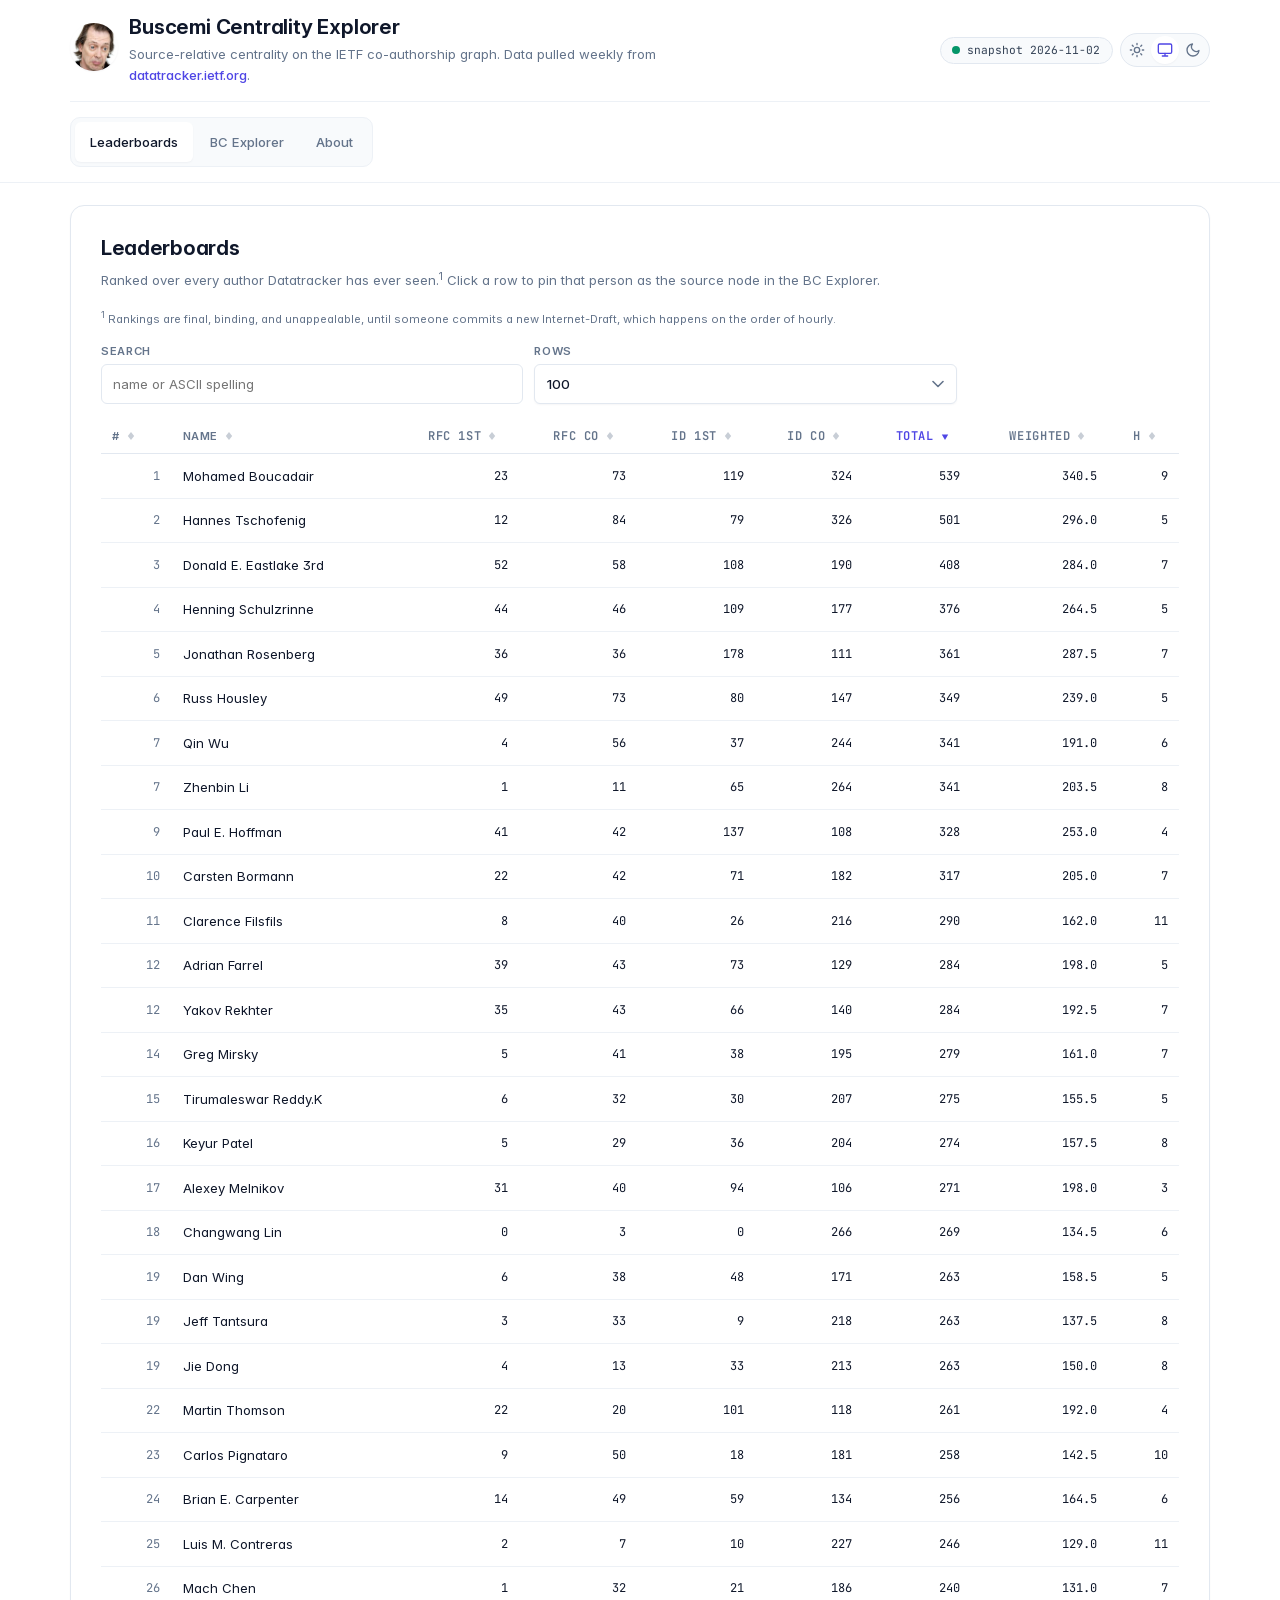
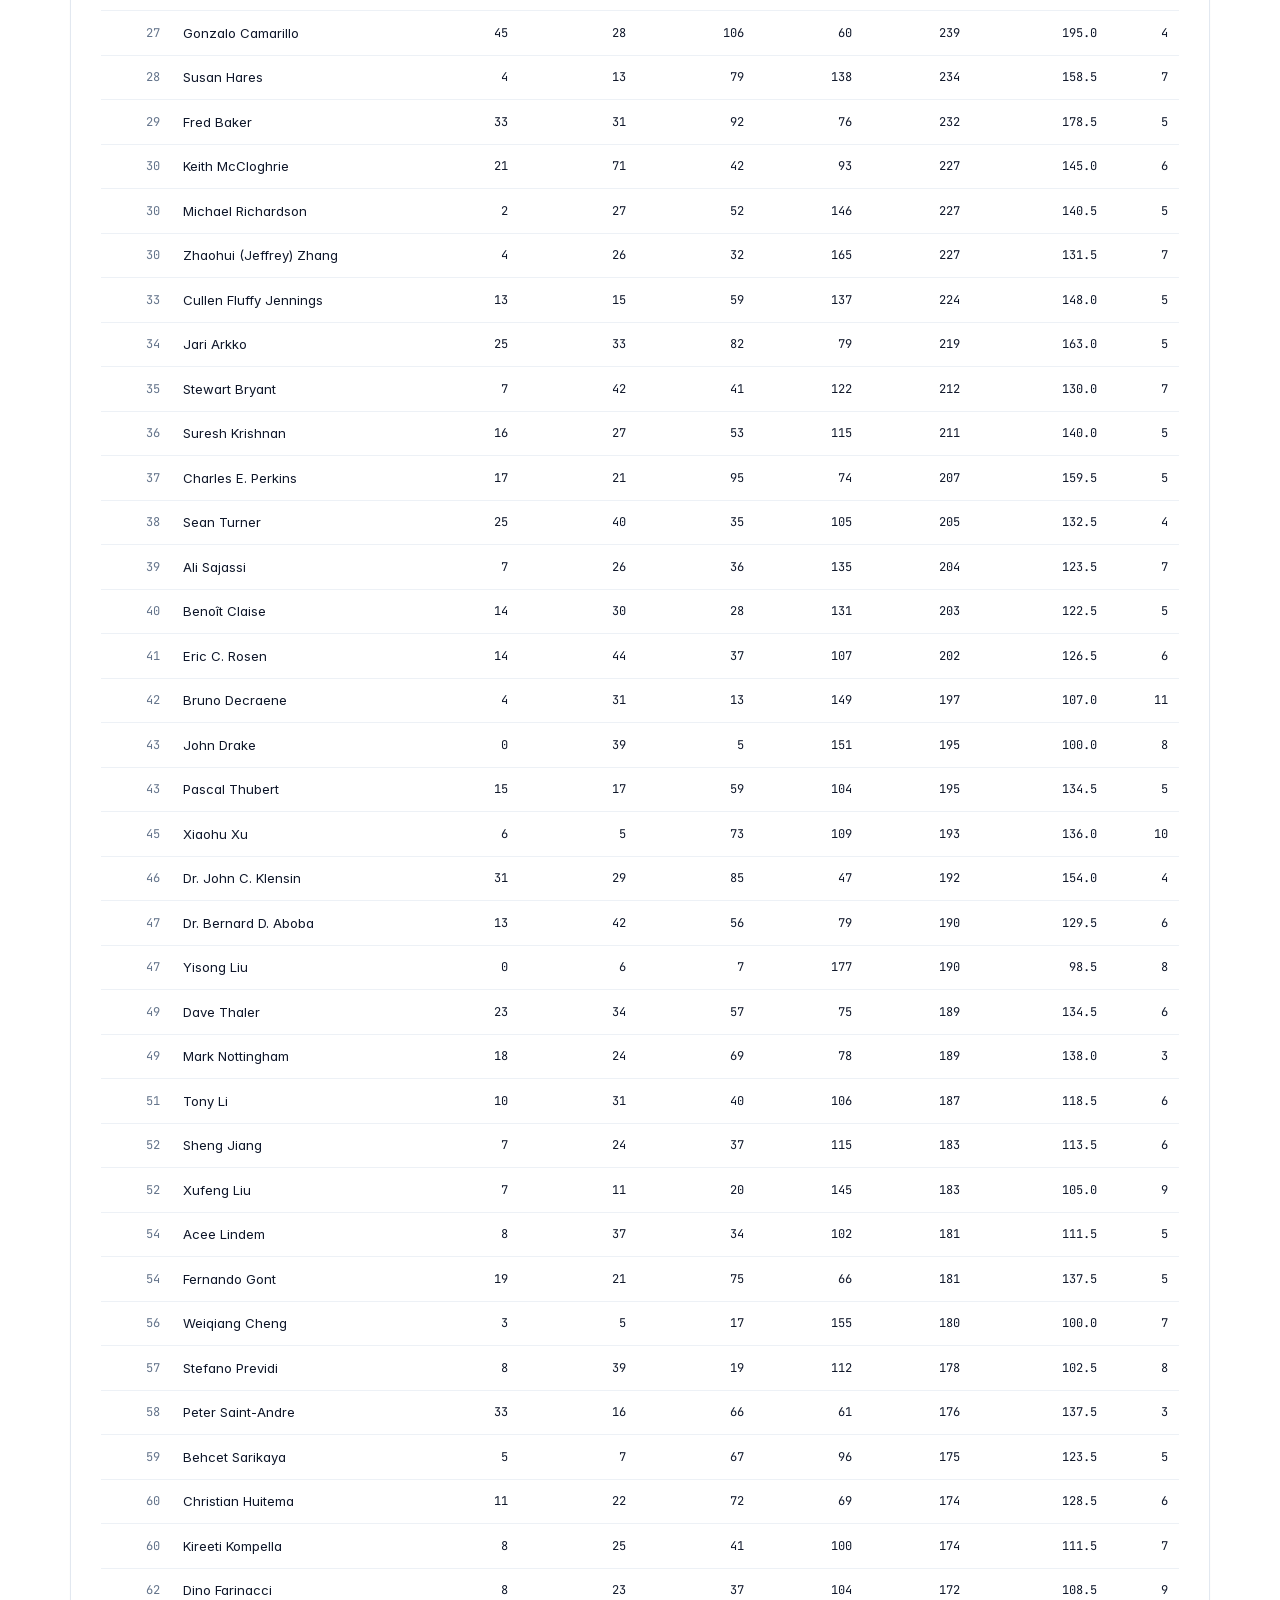
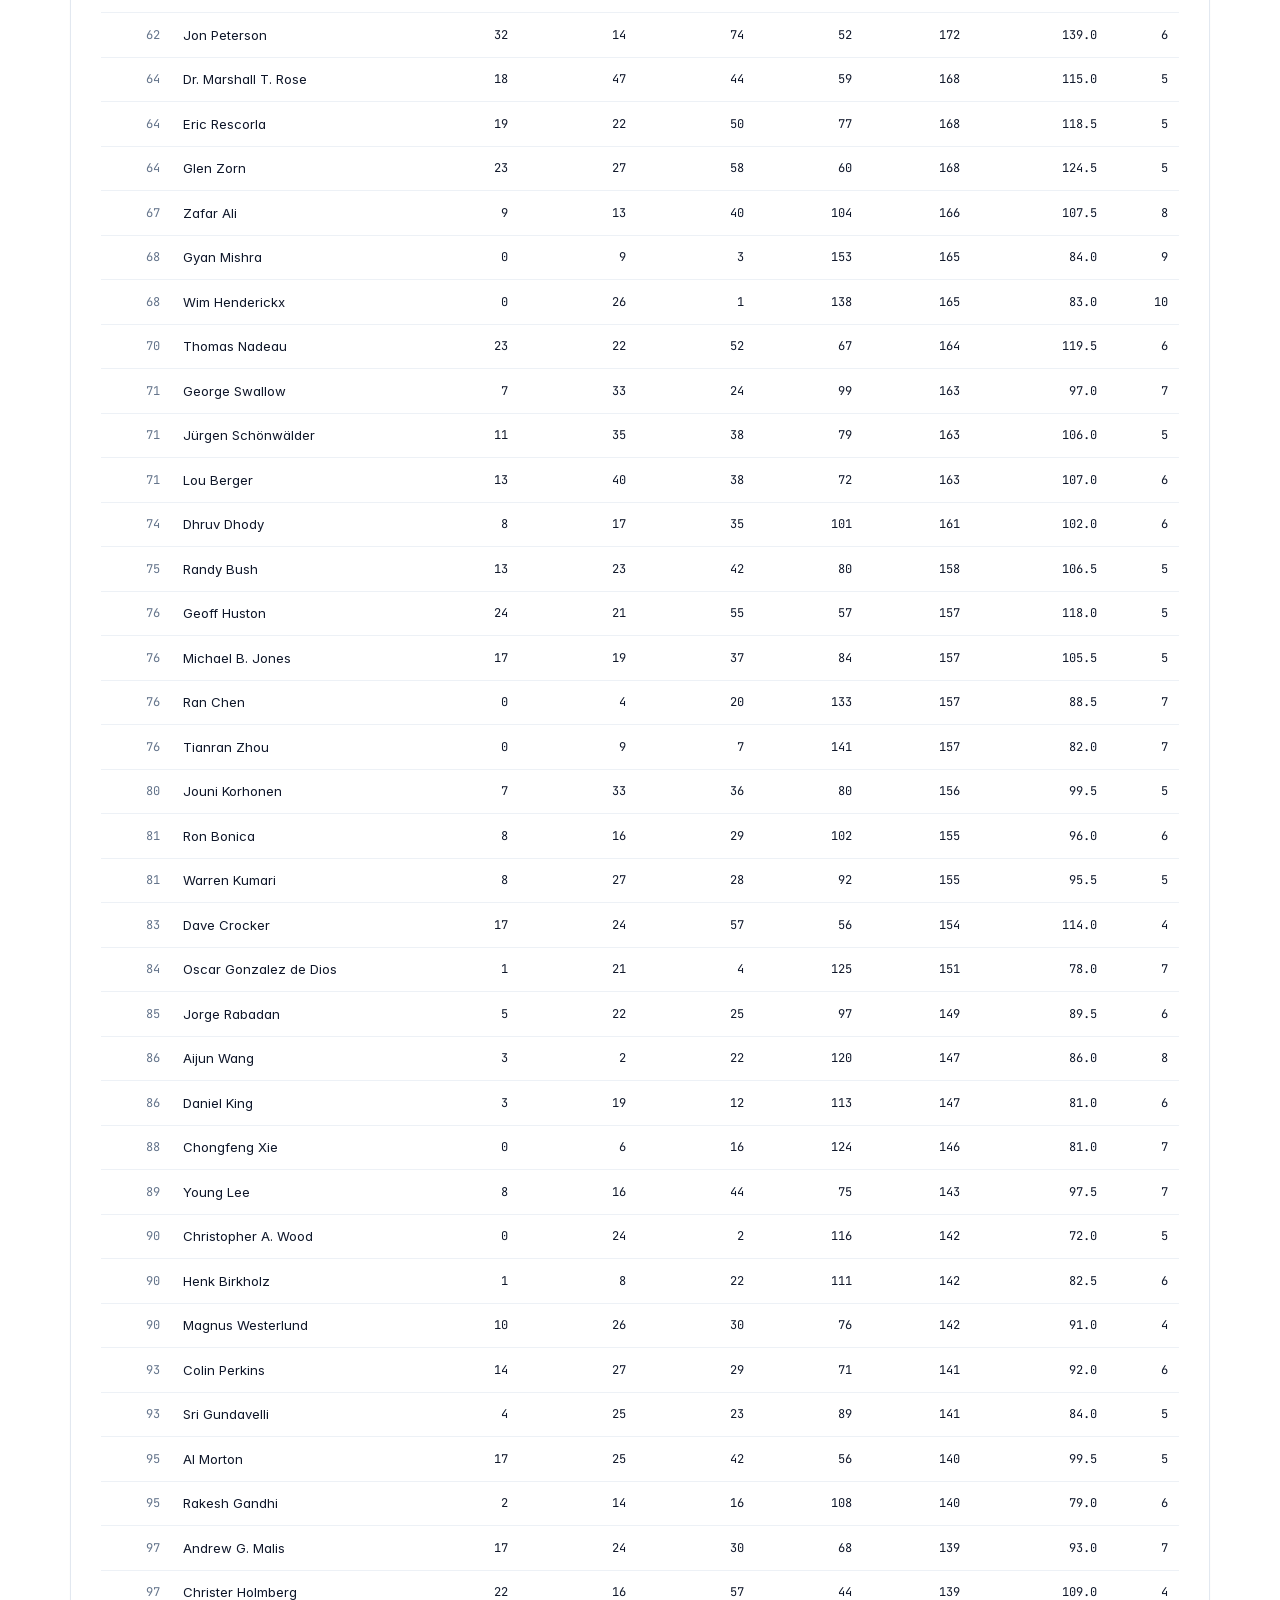
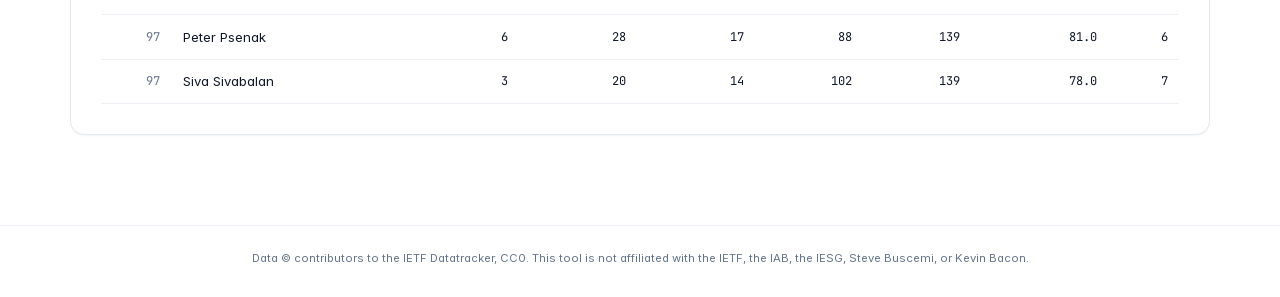
<file: docs/index.html>
<!doctype html>
<html lang="en">
<head>
  <meta charset="utf-8" />
  <meta name="viewport" content="width=device-width, initial-scale=1, viewport-fit=cover" />
  <meta name="color-scheme" content="light dark" />
  <meta name="theme-color" content="#0a0a0a" media="(prefers-color-scheme: dark)" />
  <meta name="theme-color" content="#fbfaf5" media="(prefers-color-scheme: light)" />

  <title>Buscemi Centrality Explorer: IETF edition</title>
  <meta name="description" content="Interactive explorer for Buscemi centrality on the IETF co-authorship graph. Rank Internet-Draft and RFC authors, then compute source-relative centrality with live-tunable quality, cost, and neighbourhood parameters." />
  <meta name="keywords" content="Buscemi centrality, IETF, RFC, Internet-Draft, graph theory, SIGBOVIK, source-relative centrality, co-authorship, Erdős number, Bacon number, datatracker" />
  <meta name="author" content="T. H. Underpoot and Zeech Flugelhorn" />
  <meta name="robots" content="index, follow, max-image-preview:large" />

  <link rel="canonical" href="/" id="canonical-link" />

  <!-- Open Graph -->
  <meta property="og:type" content="website" />
  <meta property="og:title" content="Buscemi Centrality Explorer" />
  <meta property="og:description" content="Source-relative centrality on the IETF co-authorship graph. Rank RFC and Internet-Draft authors; compute Buscemi centrality relative to anyone who has ever authored an I-D." />
  <meta property="og:image" content="assets/buscemi.jpg" />
  <meta property="og:image:alt" content="Portrait of Steve Buscemi." />
  <meta property="og:locale" content="en" />

  <!-- Twitter -->
  <meta name="twitter:card" content="summary_large_image" />
  <meta name="twitter:title" content="Buscemi Centrality Explorer" />
  <meta name="twitter:description" content="Source-relative centrality on the IETF co-authorship graph." />
  <meta name="twitter:image" content="assets/buscemi.jpg" />
  <meta name="twitter:image:alt" content="Portrait of Steve Buscemi." />

  <link rel="icon" href="assets/favicon.svg" type="image/svg+xml" />
  <link rel="alternate icon" href="assets/favicon.svg" />
  <link rel="apple-touch-icon" href="assets/buscemi.jpg" />

  <link rel="preload" href="assets/fonts/InterVariable.woff2" as="font" type="font/woff2" crossorigin />
  <link rel="preload" href="assets/fonts/JetBrainsMono-VariableFont_wght.woff2" as="font" type="font/woff2" crossorigin />

  <script>
    // Apply the persisted colour theme before paint to avoid a flash.
    (function () {
      try {
        var t = localStorage.getItem("bc-theme");
        if (t === "light" || t === "dark") document.documentElement.setAttribute("data-theme", t);
      } catch (_) { /* private mode, etc. */ }
    })();
  </script>

  <link rel="stylesheet" href="vendor/katex/katex.min.css" />
  <link rel="stylesheet" href="style.css" />

  <script type="application/ld+json">
  {
    "@context": "https://schema.org",
    "@type": "WebApplication",
    "name": "Buscemi Centrality Explorer",
    "description": "Interactive web tool that computes Buscemi centrality on the IETF co-authorship graph using live data from datatracker.ietf.org.",
    "applicationCategory": "ResearchApplication",
    "operatingSystem": "Any",
    "browserRequirements": "Requires JavaScript and a modern browser with IndexedDB and ES modules.",
    "offers": { "@type": "Offer", "price": "0", "priceCurrency": "USD" },
    "author": [
      { "@type": "Person", "name": "T. H. Underpoot" },
      { "@type": "Person", "name": "Zeech Flugelhorn" }
    ],
    "isBasedOn": {
      "@type": "ScholarlyArticle",
      "name": "Buscemi Centrality: Source-Relative Centrality in Heterogeneous Affiliation Graphs",
      "isPartOf": "SIGBOVIK 2026"
    }
  }
  </script>
</head>
<body>
  <a class="skip-link" href="#main">Skip to main content</a>

  <header class="site-header" role="banner">
    <div class="wrap">
      <div class="brand">
        <picture>
          <img class="brand-avatar" id="brand-avatar"
               src="assets/buscemi.jpg"
               alt="Portrait of Steve Buscemi."
               width="72" height="72"
               loading="eager"
               decoding="async"
               onerror="this.outerHTML='<span class=&quot;brand-avatar-fallback&quot; role=&quot;img&quot; aria-label=&quot;Steve Buscemi placeholder.&quot;>SB</span>'" />
        </picture>
        <div class="brand-text">
          <h1>Buscemi Centrality Explorer</h1>
          <p class="tagline">
            Source-relative centrality on the IETF co-authorship graph. Data pulled weekly
            from <a href="https://datatracker.ietf.org/api/" rel="noopener">datatracker.ietf.org</a>.
          </p>
        </div>
        <div class="brand-chrome">
          <div class="brand-status" id="status-chip" aria-live="polite" aria-atomic="true" data-state="loading">
            <span class="dot" aria-hidden="true"></span>
            <span class="text" id="status-text">loading...</span>
          </div>
          <div class="theme-toggle" role="radiogroup" aria-label="Colour theme">
            <button type="button" data-theme-set="light"  aria-label="Light theme"  title="Light"  aria-pressed="false">
              <svg viewBox="0 0 24 24" width="16" height="16" fill="none" stroke="currentColor" stroke-width="2" stroke-linecap="round" stroke-linejoin="round" aria-hidden="true"><circle cx="12" cy="12" r="4"/><path d="M12 2v2M12 20v2M4.93 4.93l1.41 1.41M17.66 17.66l1.41 1.41M2 12h2M20 12h2M4.93 19.07l1.41-1.41M17.66 6.34l1.41-1.41"/></svg>
            </button>
            <button type="button" data-theme-set="system" aria-label="System theme" title="System" aria-pressed="true">
              <svg viewBox="0 0 24 24" width="16" height="16" fill="none" stroke="currentColor" stroke-width="2" stroke-linecap="round" stroke-linejoin="round" aria-hidden="true"><rect x="2" y="3" width="20" height="14" rx="2"/><path d="M8 21h8M12 17v4"/></svg>
            </button>
            <button type="button" data-theme-set="dark"   aria-label="Dark theme"   title="Dark"   aria-pressed="false">
              <svg viewBox="0 0 24 24" width="16" height="16" fill="none" stroke="currentColor" stroke-width="2" stroke-linecap="round" stroke-linejoin="round" aria-hidden="true"><path d="M21 12.79A9 9 0 1 1 11.21 3 7 7 0 0 0 21 12.79z"/></svg>
            </button>
          </div>
        </div>
      </div>

      <nav aria-label="Sections">
        <div class="tabs" role="tablist">
          <button class="tab" role="tab" id="tab-btn-leaderboards" aria-controls="tab-leaderboards" data-tab="leaderboards" aria-selected="true">Leaderboards</button>
          <button class="tab" role="tab" id="tab-btn-explorer"     aria-controls="tab-explorer"     data-tab="explorer"     aria-selected="false" tabindex="-1">BC Explorer</button>
          <button class="tab" role="tab" id="tab-btn-about"        aria-controls="tab-about"        data-tab="about"        aria-selected="false" tabindex="-1">About</button>
        </div>
      </nav>
    </div>
  </header>

  <main class="wrap" id="main">

    <!-- ==================== LEADERBOARDS ==================== -->
    <section class="panel" id="tab-leaderboards" role="tabpanel" aria-labelledby="tab-btn-leaderboards">
      <h2>Leaderboards</h2>
      <p class="muted">
        Ranked over every author Datatracker has ever seen.<sup class="fn">1</sup>
        Click a row to pin that person as the source node in the BC Explorer.
      </p>
      <p class="small footnote">
        <sup>1</sup> Rankings are final, binding, and unappealable, until someone commits a
        new Internet-Draft, which happens on the order of hourly.
      </p>
      <div class="board-controls">
        <label>
          Search
          <input type="search" id="lb-search" placeholder="name or ASCII spelling" autocomplete="off" />
        </label>
        <label>
          Rows
          <select id="lb-limit">
            <option>25</option>
            <option selected>100</option>
            <option>500</option>
            <option>all</option>
          </select>
        </label>
      </div>
      <div class="table-scroll">
        <table class="leaderboard sortable" id="leaderboard-table">
          <caption class="sr-only">Authors ranked by the selected metric. Click a column header to sort; click again to reverse. Click a row to load that author as the Buscemi Centrality source.</caption>
          <thead>
            <tr>
              <th scope="col" data-col="rank"       aria-sort="none">#</th>
              <th scope="col" data-col="name"       aria-sort="none">Name</th>
              <th scope="col" class="num" data-col="rfc_first"  aria-sort="none">RFC 1st</th>
              <th scope="col" class="num" data-col="rfc_co"     aria-sort="none">RFC co</th>
              <th scope="col" class="num" data-col="id_first"   aria-sort="none">ID 1st</th>
              <th scope="col" class="num" data-col="id_co"      aria-sort="none">ID co</th>
              <th scope="col" class="num" data-col="total_docs" aria-sort="descending">Total</th>
              <th scope="col" class="num" data-col="weighted"   aria-sort="none">Weighted</th>
              <th scope="col" class="num" data-col="hindex"     aria-sort="none">h</th>
            </tr>
          </thead>
          <tbody id="leaderboard-tbody">
            <tr class="loading-row"><td colspan="9">Loading IETF graph...</td></tr>
          </tbody>
        </table>
      </div>
    </section>

    <!-- ==================== EXPLORER ==================== -->
    <section class="panel" id="tab-explorer" role="tabpanel" aria-labelledby="tab-btn-explorer" hidden>
      <h2>BC Explorer</h2>
      <p class="muted">
        Pick any author as the source node <em>s</em>. The tool then computes
        <strong>Buscemi centrality</strong> of every other author relative to that <em>s</em>:
        <code>BC(v; s) = λ · A(v, s) + (1 − λ) · Σ α(u; s) · A(v, u)</code>,
        with all ingredients live-tunable in the panel on the left. All parameters are
        dimensionless. Any semantic interpretations attached to them by the reader are the
        reader's own.
      </p>

      <aside class="source-banner" id="source-banner" data-set="false" aria-live="polite">
        <span class="label">Computing Buscemi centrality relative to</span>
        <strong class="name" id="source-name">no source selected</strong>
        <span class="stats" id="source-stats"></span>
        <span class="explainer" id="source-explainer">Pick a source in the panel on the left. The measure is undefined in the absence of a source; the page will continue to function, but only nominally.</span>
      </aside>

      <div class="explorer-grid">
        <aside class="controls" aria-label="Explorer controls">
          <h3>Source node</h3>
          <div class="source-picker">
            <label for="source-search" class="sr-only">Search authors</label>
            <input type="search" id="source-search" placeholder="Search authors..." autocomplete="off" aria-describedby="source-search-help" />
            <span class="sr-only" id="source-search-help">Type to filter by name; click a result or press Enter to set it as the source.</span>
            <ul id="source-suggest" class="suggest" role="listbox" hidden></ul>
            <div class="source-presets" role="group" aria-label="Preset sources">
              <button class="preset" type="button" data-preset="ekr">Eric Rescorla</button>
              <button class="preset" type="button" data-preset="jari">Jari Arkko</button>
              <button class="preset" type="button" data-preset="stpeter">Peter Saint-Andre</button>
              <button class="preset" type="button" data-preset="mt">Martin Thomson</button>
            </div>
          </div>

          <h3>Parameters</h3>
          <label class="slider">
            <span class="lbl">λ (direct vs. neighbourhood mix)</span>
            <input type="range" id="param-lambda" min="0" max="1" step="0.05" value="0.5"
                   aria-describedby="out-lambda param-lambda-help" />
            <output for="param-lambda" id="out-lambda">0.50</output>
            <span class="sr-only" id="param-lambda-help">0 uses only neighbourhood embedding; 1 uses only direct accessibility.</span>
          </label>
          <label class="slider">
            <span class="lbl">r (neighbourhood radius, weighted-cost)</span>
            <input type="range" id="param-r" min="1" max="4" step="0.5" value="2" aria-describedby="out-r" />
            <output for="param-r" id="out-r">2.0</output>
          </label>
          <label class="slider">
            <span class="lbl">D (path depth cap for A)</span>
            <input type="range" id="param-depth" min="1" max="5" step="1" value="3" aria-describedby="out-depth" />
            <output for="param-depth" id="out-depth">3</output>
          </label>
          <label class="slider">
            <span class="lbl">K (Pareto frontier width)</span>
            <input type="range" id="param-k" min="1" max="20" step="1" value="6" aria-describedby="out-k" />
            <output for="param-k" id="out-k">6</output>
          </label>

          <h3>Edge types</h3>
          <div class="table-scroll">
            <table class="edges">
              <caption class="sr-only">Cost and quality factors per edge type.</caption>
              <thead>
                <tr>
                  <th scope="col">Type</th>
                  <th scope="col">cost c(t)</th>
                  <th scope="col">quality q(t)</th>
                </tr>
              </thead>
              <tbody>
                <tr>
                  <th scope="row"><span class="swatch rfc" aria-hidden="true"></span> coauthored_rfc</th>
                  <td><label class="sr-only" for="cost-rfc">Cost for coauthored RFC</label><input type="number" id="cost-rfc" min="0" step="0.1" value="1" /></td>
                  <td><label class="sr-only" for="q-rfc">Quality for coauthored RFC</label><input type="number" id="q-rfc" min="0" max="1" step="0.05" value="0.9" /></td>
                </tr>
                <tr>
                  <th scope="row"><span class="swatch id" aria-hidden="true"></span> coauthored_id</th>
                  <td><label class="sr-only" for="cost-id">Cost for coauthored I-D</label><input type="number" id="cost-id" min="0" step="0.1" value="1" /></td>
                  <td><label class="sr-only" for="q-id">Quality for coauthored I-D</label><input type="number" id="q-id" min="0" max="1" step="0.05" value="0.8" /></td>
                </tr>
                <tr>
                  <th scope="row"><span class="swatch rep" aria-hidden="true"></span> repeated_coauthorship</th>
                  <td><label class="sr-only" for="cost-rep">Cost for repeated co-authorship</label><input type="number" id="cost-rep" min="0" step="0.1" value="1" /></td>
                  <td><label class="sr-only" for="q-rep">Quality for repeated co-authorship</label><input type="number" id="q-rep" min="0" max="1" step="0.05" value="0.95" /></td>
                </tr>
              </tbody>
            </table>
          </div>
          <label class="inline">
            Repeated-coauthorship threshold (docs)
            <input type="number" id="rep-threshold" min="2" max="20" step="1" value="3" />
          </label>

          <button id="btn-compute" class="primary" type="button">Compute BC</button>
          <div id="compute-status" class="muted" aria-live="polite"></div>
        </aside>

        <div class="explorer-main">
          <div class="viz-wrap" role="img" aria-labelledby="viz-label">
            <span class="sr-only" id="viz-label">Force-directed graph of the source neighbourhood. Larger nodes have higher Buscemi centrality; the source node is highlighted.</span>
            <svg id="viz" aria-hidden="true"></svg>
            <div class="viz-legend" aria-hidden="true">
              <span><span class="swatch rfc"></span> RFC</span>
              <span><span class="swatch id"></span> I-D</span>
              <span><span class="swatch rep"></span> repeated</span>
              <span><span class="swatch star"></span> source</span>
            </div>
          </div>
          <div class="ranking">
            <h3 id="ranking-heading">Top 50 near BC(v;&nbsp;<span id="ranking-source-name">s</span>)</h3>
            <div class="table-scroll">
              <table class="bc-ranking sortable" aria-labelledby="ranking-heading">
                <caption class="sr-only">Top 50 authors by Buscemi centrality relative to the current source. Click a column header to sort; click a row to re-root the explorer to that author.</caption>
                <thead>
                  <tr>
                    <th scope="col" data-col="rank" aria-sort="none">#</th>
                    <th scope="col" data-col="name" aria-sort="none">Name</th>
                    <th scope="col" class="num" data-col="A"  aria-sort="none">A(v, s)</th>
                    <th scope="col" class="num" data-col="BC" aria-sort="descending">BC(v; s)</th>
                  </tr>
                </thead>
                <tbody id="bc-tbody"></tbody>
              </table>
            </div>

            <div class="lookup">
              <label for="bc-lookup" class="lookup-label">
                Look up any author's BC relative to <span id="lookup-source-name">the current source</span>
              </label>
              <input id="bc-lookup" type="search" placeholder="Type a name (try your own)" autocomplete="off" />
              <div id="bc-lookup-results" class="lookup-results" aria-live="polite"></div>
            </div>
          </div>
        </div>
      </div>
    </section>

    <!-- ==================== ABOUT ==================== -->
    <section class="panel" id="tab-about" role="tabpanel" aria-labelledby="tab-btn-about" hidden>
      <h2>About</h2>

      <figure class="about-buscemi" aria-labelledby="buscemi-caption">
        <img src="assets/buscemi.jpg" alt="Portrait of Steve Buscemi, for whom the measure is named."
             width="240" height="320" loading="lazy" decoding="async"
             onerror="this.style.display='none'" />
        <figcaption id="buscemi-caption">Steve Buscemi. The canonical source node.</figcaption>
      </figure>

      <p>
        Companion to <a href="main.pdf" rel="external"><em>Buscemi Centrality: Source-Relative
        Centrality in Heterogeneous Affiliation Graphs</em></a> (Underpoot &amp; Flugelhorn,
        SIGBOVIK 2026).
      </p>
      <p>
        Steve Buscemi is not, as far as anyone knows, an IETF author. Pick any author in the
        Datatracker graph as the source <em>s</em> (for example <strong>ekr</strong>,
        <strong>jari</strong>, or <strong>martinthomson</strong>) and read the centrality
        of every other author relative to them. Call it <em>ekr-centrality</em>,
        <em>jari-centrality</em>, or whichever analogue you fancy. The paper reminds us that all
        of graph theory is, at some level, secretly about Steve Buscemi.
      </p>

      <h3>Formula (from the paper)</h3>

      <figure class="formula-pair">
        <p class="formula-intro">
          <strong>Path quality.</strong> Score a single route from one author to
          another: multiply the quality <em>q</em> of every edge you cross (each
          greater than 0 and at most 1, so weaker edges drag the product down),
          then divide by one plus the total traversal cost. Long, weak paths lose
          to short, strong ones.
        </p>
        <div class="formula-math">$$Q(P) = \frac{\prod q(\tau_i)}{1 + \sum c(\tau_i)}$$</div>
        <figcaption><code>Q(P) = (∏ q(τᵢ)) / (1 + Σ c(τᵢ))</code></figcaption>
      </figure>

      <figure class="formula-pair">
        <p class="formula-intro">
          <strong>Accessibility.</strong> How easily can <em>u</em> reach
          <em>v</em>? Take the single best path between them; whichever route
          maximises <em>Q</em> wins. A node is trivially accessible to itself
          (the empty path has unit quality and zero cost), so <em>A(v,&nbsp;v)&nbsp;=&nbsp;1</em>.
        </p>
        <div class="formula-math">$$A(u, v) = \max_{P \,:\, u \leadsto v} Q(P), \qquad A(v, v) = 1$$</div>
        <figcaption><code>A(u, v) = max over paths P : u ⇝ v of Q(P),  A(v, v) = 1</code></figcaption>
      </figure>

      <figure class="formula-pair">
        <p class="formula-intro">
          <strong>Source neighbourhood.</strong> The local crowd around the
          source: every author whose weighted distance to <em>s</em> is at
          most <em>r</em>. Think of <em>r</em> as a radius drawn around <em>s</em>
          in the graph; the measure only cares about what happens inside
          that radius.
        </p>
        <div class="formula-math">$$N_r(s) = \{\, u : d_w(u, s) \le r \,\}$$</div>
        <figcaption><code>N_r(s) = { u : d_w(u, s) ≤ r }</code></figcaption>
      </figure>

      <figure class="formula-pair">
        <p class="formula-intro">
          <strong>Neighbourhood weights.</strong> Each neighbour <em>u</em>
          gets a weight <em>α</em> proportional to how accessible it is from
          <em>s</em>. The weights sum to 1 across the neighbourhood, so
          <em>α(u;&nbsp;s)</em> is u's share of the source's local world: a
          neighbour barely inside <em>N<sub>r</sub>(s)</em> gets a sliver, a
          well-connected one gets a big slice.
        </p>
        <div class="formula-math">$$\alpha(u; s) = \frac{A(u, s)}{\sum_{x \in N_r(s)} A(x, s)}$$</div>
        <figcaption><code>α(u; s) = A(u, s) / Σ A(x, s) over x in N_r(s)</code></figcaption>
      </figure>

      <figure class="formula-pair">
        <p class="formula-intro">
          <strong>Buscemi centrality.</strong> A blend of two views of how
          central <em>v</em> is to <em>s</em>. The first term is how easily
          <em>v</em> reaches <em>s</em> directly. The second is how easily
          <em>v</em> reaches each of <em>s</em>'s neighbours, averaged by
          how important each of those neighbours is to <em>s</em>.
          <em>λ</em> is the dial: at <em>λ = 1</em> you get pure direct
          accessibility, at <em>λ = 0</em> pure neighbourhood embeddedness;
          the default <em>λ = 0.5</em> mixes them evenly. A <em>v</em> can
          score highly by being close to <em>s</em> directly, <em>or</em> by
          being close to lots of <em>s</em>'s collaborators.
        </p>
        <div class="formula-math">$$BC(v; s) = \lambda \cdot A(v, s) + (1 - \lambda) \sum_{u \in N_r(s)} \alpha(u; s) \cdot A(v, u)$$</div>
        <figcaption><code>BC(v; s) = λ · A(v, s) + (1 − λ) · Σ α(u; s) · A(v, u) over u in N_r(s)</code></figcaption>
      </figure>

      <h3>How the graph is built</h3>
      <p>
        Nodes are Datatracker <code>person</code> records that appear in at least one
        <code>documentauthor</code> row. Between any two authors <em>u</em> and <em>v</em>
        there is one edge, whose type is the strongest of:
      </p>
      <ul>
        <li><code>repeated_coauthorship</code>: they share ≥ <em>N</em> documents (default <em>N</em> = 3).</li>
        <li><code>coauthored_rfc</code>: they share at least one RFC.</li>
        <li><code>coauthored_id</code>: they share at least one Internet-Draft.</li>
      </ul>

      <h3>Leaderboard definitions</h3>
      <p>
        Datatracker's <code>documentauthor</code> table includes <code>order</code>, a 0-indexed
        position. &ldquo;First-authored&rdquo; means <code>order == 0</code>; &ldquo;co-authored&rdquo;
        means <code>order &gt; 0</code>. Editors (marked &ldquo;Ed.&rdquo; on the front page) are
        counted as authors per RFC 7322 convention. Combined metrics:
      </p>
      <ul>
        <li><strong>Total docs</strong> = first-authored + co-authored, across RFCs and I-Ds.</li>
        <li><strong>Weighted</strong> = 1.0 × first-authored + 0.5 × co-authored.</li>
        <li><strong>h-index</strong> = largest <em>h</em> such that the author has <em>h</em> documents each with at least <em>h</em> co-authors.</li>
      </ul>

      <h3>Caveats</h3>
      <ul>
        <li>Approximate path search. <code>A(u, v)</code> is computed via depth-limited modified Dijkstra with Pareto pruning. The exact problem (max-<code>Q</code> simple path) is NP-hard in general. Defaults: depth <em>D</em> = 3, Pareto width <em>K</em> = 6. Increase for more accuracy at the cost of speed.</li>
        <li>For the BC sum over <em>N<sub>r</sub>(s)</em>, we cap the neighbourhood at its top 50 contributors by <code>α</code> to keep the computation responsive.</li>
        <li>Datatracker person records are de-duplicated by ID, not by name. Some authors may appear twice under different person IDs if Datatracker has not merged them. This is not considered a deficiency of the measure.</li>
        <li>All numerical results produced by this tool are strictly indicative. No load-bearing IETF decision should depend on them. The authors reserve the right to disclaim any such decision after the fact.</li>
      </ul>

      <h3>Future work</h3>
      <p>
        It has occurred to the authors that the same construction applies, unchanged, to any
        affiliation graph with typed edges, and that running it over arXiv or Google Scholar
        would likely be of broader scientific utility than running it over the IETF
        Datatracker. The authors are not planning to do that.
      </p>

      <h3>Honorable mentions</h3>
      <p>
        Honorable mention to <a href="https://oracleofbacon.org/" rel="noopener noreferrer" target="_blank">The Oracle of Bacon</a>,
        the original and still the canonical instrument for computing distances to a single distinguished
        actor. This tool is not affiliated with The Oracle of Bacon, the University of Virginia, or Kevin Bacon.
      </p>

    </section>
  </main>

  <footer class="site-footer" role="contentinfo">
    <div class="wrap">
      Data © contributors to the IETF Datatracker, CC0. This tool is not affiliated with the IETF,
      the IAB, the IESG, Steve Buscemi, or Kevin Bacon.
    </div>
  </footer>

  <!-- D3 v7 UMD, self-hosted. Loads before the module graph so viz.js can use window.d3. -->
  <script src="vendor/d3.min.js" defer></script>
  <!-- KaTeX for rendering the About-tab formulas. Self-hosted; fonts under vendor/katex/fonts/. -->
  <script src="vendor/katex/katex.min.js" defer></script>
  <script src="vendor/katex/auto-render.min.js" defer></script>
  <script type="module" src="js/app.js"></script>
  <script>
    // Render $$...$$ LaTeX in the About tab once auto-render is loaded.
    addEventListener("DOMContentLoaded", () => {
      if (typeof renderMathInElement !== "function") return;
      renderMathInElement(document.getElementById("tab-about"), {
        delimiters: [
          { left: "$$", right: "$$", display: true },
          { left: "\\(", right: "\\)", display: false },
        ],
        throwOnError: false,
        ignoredTags: ["script", "style", "textarea", "code", "pre"],
      });
    });
  </script>
</body>
</html>
</file>
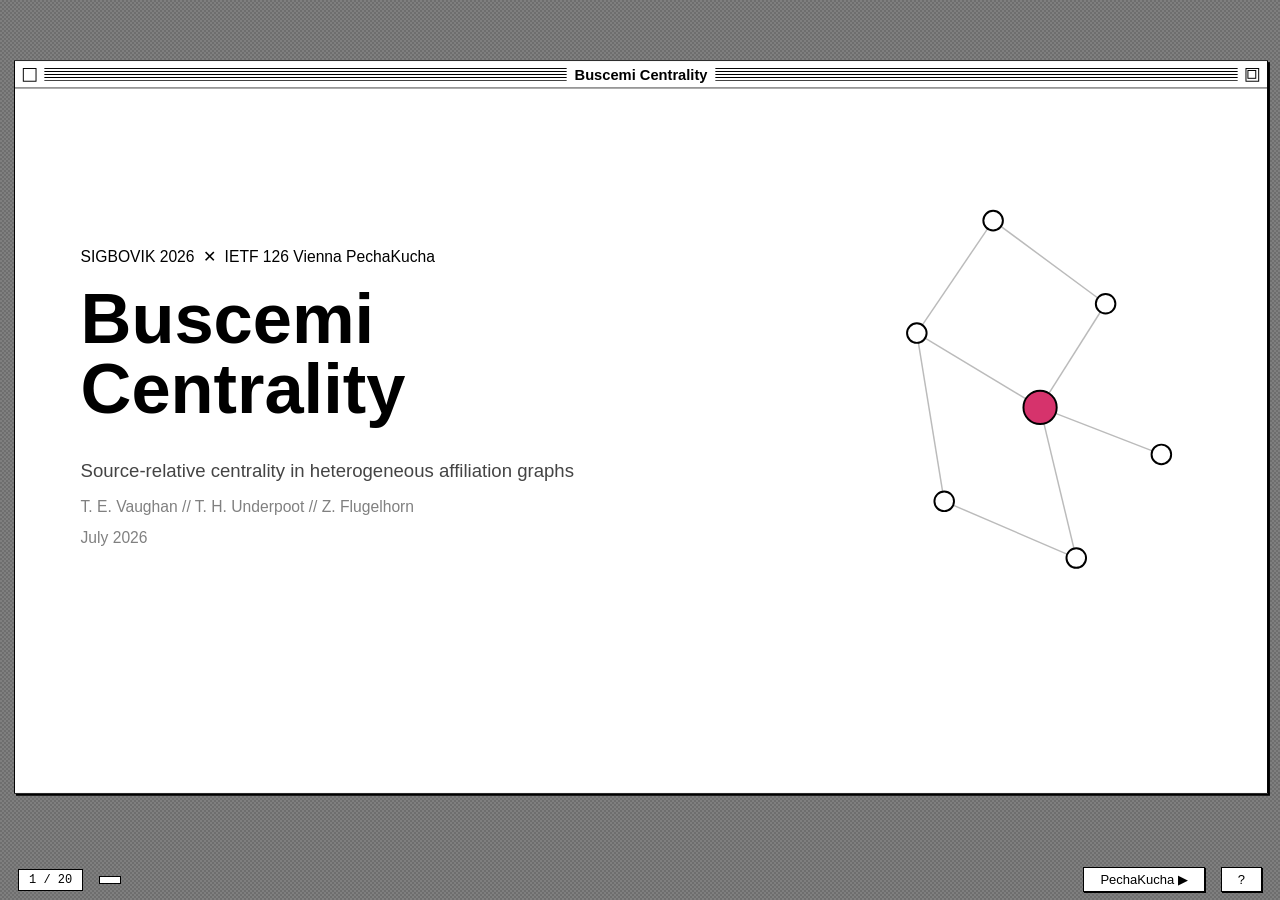
<file: docs/pechakucha/index.html>
<!DOCTYPE html>
<html lang="en-GB">
<head>
<meta charset="utf-8">
<meta name="viewport" content="width=device-width, initial-scale=1">
<title>Buscemi Centrality · PechaKucha · IETF 126</title>
<link rel="stylesheet" href="styles.css">
</head>
<body>

<div id="viewport">
<div id="macwindow">
<div id="titlebar" aria-hidden="true">
  <span class="closebox"></span>
  <span class="stripe"></span>
  <span class="titletext">Buscemi Centrality</span>
  <span class="stripe"></span>
  <span class="zoombox"></span>
</div>
<div id="stage">
<div id="countdown" aria-hidden="true"></div>
<canvas id="confetti" width="1280" height="720" aria-hidden="true"></canvas>

<!-- ============================================================
     Slide 1 · Title
     ============================================================ -->
<section class="slide">
  <svg viewBox="0 0 1280 720" style="position:absolute; inset:0;" aria-hidden="true">
    <g class="sv-edge-faint">
      <line x1="1000" y1="135" x2="1115" y2="220"/>
      <line x1="1115" y1="220" x2="1048" y2="326"/>
      <line x1="1048" y1="326" x2="1172" y2="374"/>
      <line x1="1048" y1="326" x2="1085" y2="480"/>
      <line x1="1085" y1="480" x2="950" y2="422"/>
      <line x1="950" y1="422" x2="922" y2="250"/>
      <line x1="922" y1="250" x2="1000" y2="135"/>
      <line x1="1048" y1="326" x2="922" y2="250"/>
    </g>
    <circle class="sv-node" cx="1000" cy="135" r="10"/>
    <circle class="sv-node" cx="1115" cy="220" r="10"/>
    <circle class="sv-node-source" cx="1048" cy="326" r="17"/>
    <circle class="sv-node" cx="1172" cy="374" r="10"/>
    <circle class="sv-node" cx="1085" cy="480" r="10"/>
    <circle class="sv-node" cx="950" cy="422" r="10"/>
    <circle class="sv-node" cx="922" cy="250" r="10"/>
  </svg>
  <div style="position:relative; padding-top:110px;">
    <p>SIGBOVIK 2026 &nbsp;&#x2715;&nbsp; IETF 126 Vienna PechaKucha</p>
    <br />
    <div class="huge">Buscemi<br>Centrality</div>
    <p class="lede" style="margin-top:34px;">Source-relative centrality in heterogeneous affiliation graphs</p>
    <p class="faint" style="margin-top:14px; font-size:16px;">T. E. Vaughan // T. H. Underpoot // Z. Flugelhorn</p>
    <p class="faint" style="margin-top:14px; font-size:16px;">July 2026</p>
  </div>
</section>

<!-- ============================================================
     Slide 2 · Erdős numbers
     ============================================================ -->
<section class="slide">
  <div class="kicker">Prior art or something</div>
  <h1>You already know the Erd&#337;s number</h1>
  <svg viewBox="0 0 1150 260" width="1150" height="260" style="margin-top:40px;">
    <line class="sv-edge" x1="120" y1="130" x2="350" y2="130"/>
    <line class="sv-edge" x1="350" y1="130" x2="580" y2="130"/>
    <line class="sv-edge" x1="580" y1="130" x2="810" y2="130"/>
    <line class="sv-edge" x1="810" y1="130" x2="1040" y2="130"/>
    <circle class="sv-node-gold" cx="120" cy="130" r="24"/>
    <circle class="sv-node" cx="350" cy="130" r="19"/>
    <circle class="sv-node" cx="580" cy="130" r="19"/>
    <circle class="sv-node" cx="810" cy="130" r="19"/>
    <circle class="sv-node" cx="1040" cy="130" r="19"/>
    <text class="sv-label" x="120" y="185" text-anchor="middle" style="fill:var(--gold);">Paul Erd&#337;s</text>
    <text class="sv-label" x="350" y="185" text-anchor="middle">coauthor</text>
    <text class="sv-label" x="580" y="185" text-anchor="middle">coauthor</text>
    <text class="sv-label" x="810" y="185" text-anchor="middle">coauthor</text>
    <text class="sv-label" x="1040" y="185" text-anchor="middle">your mum</text>
    <text class="sv-label math" x="350" y="80" text-anchor="middle" font-style="italic" font-size="20">1</text>
    <text class="sv-label math" x="580" y="80" text-anchor="middle" font-style="italic" font-size="20">2</text>
    <text class="sv-label math" x="810" y="80" text-anchor="middle" font-style="italic" font-size="20">3</text>
    <text class="sv-label math" x="1040" y="80" text-anchor="middle" font-style="italic" font-size="20">4</text>
  </svg>
  <p class="lede" style="margin-top:50px;">Your distance to a distinguished node in the coauthorship graph, compressed into a single beloved integer.</p>
</section>

<!-- ============================================================
     Slide 3 · Bacon numbers
     ============================================================ -->
<section class="slide">
  <div class="kicker">Prior art, but Hollywood yeah?</div>
  <h1>And the Bacon number</h1>
  <svg viewBox="0 0 1150 260" width="1150" height="260" style="margin-top:40px;">
    <line class="sv-edge" x1="140" y1="130" x2="430" y2="130"/>
    <line class="sv-edge" x1="430" y1="130" x2="720" y2="130"/>
    <line class="sv-edge" x1="720" y1="130" x2="1010" y2="130"/>
    <circle class="sv-node-gold" cx="140" cy="130" r="24"/>
    <circle class="sv-node" cx="430" cy="130" r="19"/>
    <circle class="sv-node" cx="720" cy="130" r="19"/>
    <circle class="sv-node" cx="1010" cy="130" r="19"/>
    <text class="sv-label" x="140" y="185" text-anchor="middle" style="fill:var(--gold);">Kevin Bacon</text>
    <text class="sv-label" x="430" y="185" text-anchor="middle">co-star</text>
    <text class="sv-label" x="720" y="185" text-anchor="middle">co-star</text>
    <text class="sv-label" x="1010" y="185" text-anchor="middle">you, presumably</text>
  </svg>
  <p class="lede" style="margin-top:50px;">Same construction, basically, but on the film coappearance graph instead of coauthorship.</p>
  <p class="lede faint" style="margin-top:12px; color: #fff; background: #000; max-width: 660px;">It's "six degrees of separation" but only like &half; a degree of imagination</p>
</section>

<!-- ============================================================
     Slide 4 · The problem
     ============================================================ -->
<section class="slide">
  <div class="kicker">The problem</div>
  <h1>These metrics throw almost everything away</h1>
  <div class="cards" style="margin-top:40px;">
    <div class="card" style="min-height:300px;">
      <!-- <div class="num">01</div> -->
      <h3>One shortest path</h3>
      <p>All structural information collapses to a single value. Every other path you have is ignored, which is pretty wack.</p>
    </div>
    <div class="card" style="min-height:300px;">
      <!-- <div class="num">02</div> -->
      <h3>All edges are equal</h3>
      <p>A handshake, a decade of collaboration, and a shared lift: identical edges and that's totally wack.</p>
    </div>
  </div>
</section>

<!-- ============================================================
     Slide 5 · Introducing
     ============================================================ -->
<section class="slide">
  <div style="padding-top:100px;">
    <div class="kicker">Our contribution</div>
    <div class="huge" style="font-size:60px;">Buscemi centrality</div>
    <p class="lede" style="margin-top:34px; font-size:20px; max-width:660px;">A source-relative centrality measure on heterogeneous graphs with typed edges and path-quality semantics.</p>
    <hr style="border:none; border-top:1px solid var(--dim); width:260px; margin:44px 0 22px;">
    <p style="font-size:16px;"><span class="muted">Named after Steve Buscemi, but he has not been informed.</span></p>
  </div>
  <div id="smush" style="position:absolute; right:67px; top:170px; width:440px;"><img style="width:100%; display:block; border:1px solid #000; box-shadow:2px 2px 0 #000;" src="./smush.gif" alt="Steve Buscemi, uninformed" /></div>
</section>

<!-- ============================================================
     Slide 6 · Graph model
     ============================================================ -->
<section class="slide">
  <div class="kicker">The model</div>
  <h1>A graph with typed edges</h1>
  <div style="display:flex; gap:40px;">
    <div style="flex:1;">
      <p class="math" style="font-size:32px; margin:20px 0 40px;">G = (V, E, &tau;)</p>
      <div class="deflist">
        <div class="row"><span class="term">V</span><span class="def">individuals (uh, vertices)</span></div>
        <div class="row"><span class="term">E</span><span class="def">edges/arcs</span></div>
        <div class="row"><span class="term">&tau; : E &rarr; &#119983;</span><span class="def">each edge gets a type, yeah?</span></div>
      </div>
      <div id="cardinals" style="display:flex; gap:16px; margin-top:34px;">
        <img src="./cardinal-1.jpg" alt="A cardinal" style="height:170px; border:1px solid #000; box-shadow:2px 2px 0 #000;">
        <img src="./cardinal-2.jpg" alt="Also a cardinal" style="height:170px; border:1px solid #000; box-shadow:2px 2px 0 #000;">
      </div>
      <p class="faint" style="font-size:12px; margin-top:12px;">Fig. 1: assorted cardinals, for reference.</p>
    </div>
    <svg viewBox="0 0 520 470" width="520" height="470">
      <line class="sv-edge-teal" x1="240" y1="200" x2="90"  y2="90"/>
      <line class="sv-edge-gold" x1="240" y1="200" x2="400" y2="100"/>
      <line class="sv-edge-teal" x1="240" y1="200" x2="430" y2="290"/>
      <line class="sv-edge sv-edge-dash" x1="240" y1="200" x2="230" y2="380"/>
      <line class="sv-edge-gold" x1="240" y1="200" x2="65"  y2="290"/>
      <circle class="sv-node" cx="90"  cy="90"  r="16"/>
      <circle class="sv-node" cx="400" cy="100" r="16"/>
      <circle class="sv-node" cx="430" cy="290" r="16"/>
      <circle class="sv-node" cx="230" cy="380" r="16"/>
      <circle class="sv-node" cx="65"  cy="290" r="16"/>
      <circle class="sv-node-source" cx="240" cy="200" r="22"/>
      <g class="sv-label-sm">
        <line x1="20"  y1="440" x2="50"  y2="440" style="stroke:var(--teal); stroke-width:3;"/>
        <text x="60" y="445">coauthorship</text>
        <line x1="185" y1="440" x2="215" y2="440" style="stroke:var(--gold); stroke-width:3;"/>
        <text x="225" y="445">coappearance</text>
        <line x1="352" y1="440" x2="382" y2="440" style="stroke:var(--grey); stroke-width:3;"/>
        <text x="392" y="445">documented contact</text>
      </g>
    </svg>
  </div>
</section>

<!-- ============================================================
     Slide 7 · Cost and quality
     ============================================================ -->
<section class="slide">
  <div class="kicker">The model</div>
  <h1>Every edge type has a price and a promise</h1>
  <div class="cards" style="margin-top:40px;">
    <div class="card" style="min-height:310px;">
      <div class="bigmath gold">c(t) &ge; 0</div>
      <h3>Traversal cost</h3>
      <p>How far this kind of edge carries you, whether measured in distance, effort, or awkwardness etc.</p>
    </div>
    <div class="card" style="min-height:310px;">
      <div class="bigmath teal">q(t) &isin; (0, 1]</div>
      <h3>Quality factor</h3>
      <p>How much "evidential strength" the interaction actually carries.</p>
    </div>
  </div>
</section>

<!-- ============================================================
     Slide 8 · Path quality
     ============================================================ -->
<section class="slide">
  <div class="kicker">The mathematics</div>
  <h1>Path quality</h1>
  <div class="formula-box">
    Q(P) &nbsp;=&nbsp; <span class="teal">&prod; q(t)</span>
    <span class="muted">&nbsp;&frasl;&nbsp;</span>
    <span class="gold">( 1 + &sum; c(t) )</span>
  </div>
  <div style="display:flex; gap:80px; max-width:900px; margin:0 auto;">
    <div style="flex:1;">
      <h3 style="font-family:var(--serif); font-size:19px; color:var(--teal); margin-bottom:10px;">Multiplicative quality</h3>
      <p style="font-size:15px; color:var(--grey);">One weak link drags the whole chain down.</p>
    </div>
    <div style="flex:1;">
      <h3 style="font-family:var(--serif); font-size:19px; color:var(--gold); margin-bottom:10px;">Additive cost</h3>
      <p style="font-size:15px; color:var(--grey);">Long paths pay for every hop they take.</p>
    </div>
  </div>
  <p class="footline"><span class="muted"></p>
</section>

<!-- ============================================================
     Slide 9 · Accessibility
     ============================================================ -->
<section class="slide">
  <div class="kicker">The mathematics</div>
  <h1>Accessibility: take your best path</h1>
  <p class="math" style="font-size:27px; margin-top:14px;">A(u, v) &nbsp;=&nbsp; max &nbsp;Q(P) &nbsp;&nbsp;over simple paths&nbsp; u &#8669; v</p>
  <svg viewBox="0 0 1150 300" width="1150" height="300" style="margin-top:26px;">
    <line class="sv-edge sv-edge-dash" x1="145" y1="215" x2="1000" y2="215"/>
    <line class="sv-edge-teal" x1="145" y1="215" x2="570" y2="80"/>
    <line class="sv-edge-teal" x1="570" y1="80"  x2="1000" y2="215"/>
    <circle class="sv-node" cx="145" cy="215" r="21"/>
    <circle class="sv-node" cx="570" cy="80"  r="17"/>
    <circle class="sv-node-source" cx="1000" cy="215" r="21"/>
    <text class="sv-label math" x="145"  y="268" text-anchor="middle" font-style="italic" font-size="17">u</text>
    <text class="sv-label math" x="1000" y="268" text-anchor="middle" font-style="italic" font-size="17" style="fill:var(--pink);">v</text>
    <text class="sv-label-sm" x="570" y="42"  text-anchor="middle" style="fill:var(--teal);">longer but strong &nbsp;&middot;&nbsp; q = 0.9 each</text>
    <text class="sv-label-sm" x="570" y="248" text-anchor="middle" style="fill:var(--dim);">short but weak &nbsp;&middot;&nbsp; q = 0.4</text>
  </svg>
  <p class="footline"><span class="muted">Simple paths only.</span> <span class="faint it">&ldquo;In principle one could traverse a cycle indefinitely. We have chosen not to.&rdquo;</span></p>
</section>

<!-- ============================================================
     Slide 10 · Source neighbourhood
     ============================================================ -->
<section class="slide">
  <div class="kicker">The mathematics</div>
  <h1>The source neighbourhood</h1>
  <div style="display:flex; gap:56px; align-items:center;">
    <svg viewBox="0 0 520 470" width="520" height="470">
      <circle class="sv-ring" cx="250" cy="235" r="185"/>
      <line class="sv-edge" x1="250" y1="235" x2="160" y2="150"/>
      <line class="sv-edge" x1="250" y1="235" x2="345" y2="160"/>
      <line class="sv-edge" x1="250" y1="235" x2="360" y2="310"/>
      <line class="sv-edge" x1="250" y1="235" x2="155" y2="320"/>
      <circle class="sv-node" cx="160" cy="150" r="14"/>
      <circle class="sv-node" cx="345" cy="160" r="14"/>
      <circle class="sv-node" cx="360" cy="310" r="14"/>
      <circle class="sv-node" cx="155" cy="320" r="14"/>
      <circle class="sv-node-faint" cx="490" cy="110" r="12"/>
      <circle class="sv-node-faint" cx="500" cy="400" r="12"/>
      <circle class="sv-node-source" cx="250" cy="235" r="21"/>
      <text class="sv-label math" x="250" y="30" text-anchor="middle" font-style="italic" font-size="17" style="fill:var(--pink);">N&#7523;(s)</text>
    </svg>
    <div style="flex:1;">
      <p class="lede" style="font-size:17px;">Everyone within weighted radius <span class="math">r</span> of the source:</p>
      <p class="math" style="font-size:22px; margin:18px 0 30px;">N&#7523;(s) = { u : d&#7524;(u, s) &le; r }</p>
      <p class="lede" style="font-size:15px;">Each member gets a weight <span class="math">&alpha;(u; s)</span>, proportional to its accessibility to the source. That is how strongly it belongs to the inner circle.</p>
    </div>
  </div>
</section>

<!-- ============================================================
     Slide 11 · The measure
     ============================================================ -->
<section class="slide">
  <div class="kicker">The measure</div>
  <h1>Buscemi centrality, at last</h1>
  <div class="formula-box" style="font-size:29px; max-width:1050px;">
    BC(v; s) &nbsp;=&nbsp; &lambda; <span class="pink">A(v, s)</span>
    &nbsp;+&nbsp; (1 &minus; &lambda;) <span class="teal">&sum; &alpha;(u; s) A(v, u)</span>
  </div>
  <div class="deflist" style="max-width:900px; margin:0 auto;">
    <div class="row"><span class="term" style="width:120px; color:var(--pink);">&lambda; = 1</span><span class="def">pure proximity to the source</span></div>
    <div class="row"><span class="term" style="width:120px; color:var(--teal);">&lambda; = 0</span><span class="def">pure embeddedness in the source's scene</span></div>
  </div>
</section>

<!-- ============================================================
     Slide 12 · One sensible source
     ============================================================ -->
<section class="slide">
  <div style="padding-top:90px;">
    <div class="kicker">A simplification</div>
    <p class="statement">A measure named Buscemi centrality admits only one sensible choice of source node.</p>
    <p class="math pink" style="font-size:42px; margin-top:56px;">s &nbsp;&#8788;&nbsp; Buscemi</p>
    <p class="lede it" style="margin-top:36px;">QED, n'est-ce pas?</p>
  </div>
</section>

<!-- ============================================================
     Slide 13 · Generalisation
     ============================================================ -->
<section class="slide">
  <div class="kicker">Relation to prior work</div>
  <h1>It strictly generalises everything you love</h1>
  <div class="steps" style="margin-top:36px;">
    <div class="step"><span class="dot">1</span><span class="lhs">Set q(t) = 1, &nbsp;c(t) = 1</span><span class="rhs">all edges equal again, yes?</span></div>
    <div class="step"><span class="dot">2</span><span class="lhs">A(v) = 1 &frasl; (1 + d)</span><span class="rhs">accessibility collapses to hop count</span></div>
    <div class="step"><span class="dot">3</span><span class="lhs">Ranking &equiv; Bacon number</span><span class="rhs">with the source set to Kevin Bacon</span></div>
    <div class="step"><span class="dot">4</span><span class="lhs">Bacon &sub; Erd&#337;s construction</span><span class="rhs">so the Erd&#337;s number falls too</span></div>
  </div>
</section>

<!-- ============================================================
     Slide 14 · The big claim
     ============================================================ -->
<section class="slide">
  <div style="padding-top:110px;">
    <p class="statement">It follows that all of graph theory is, at some level, secretly about Steve Buscemi.</p>
    <p style="font-size:18px; margin-top:56px;"><span class="muted">Some may argue that this is a non-sequitur, or non-constructive etc, but the authors maintain that it is axiomatic.</span></p>
  </div>
</section>

<!-- ============================================================
     Slide 15 · Worked example: Goodman
     ============================================================ -->
<section class="slide">
  <div class="kicker">Worked example</div>
  <h1>John Goodman</h1>
  <div style="display:flex; gap:48px; align-items:center;">
    <svg viewBox="0 0 620 470" width="620" height="470">
      <line class="sv-edge-gold" x1="230" y1="270" x2="510" y2="170"/>
      <line class="sv-edge" x1="230" y1="270" x2="60"  y2="410"/>
      <line class="sv-edge" x1="230" y1="270" x2="480" y2="400"/>
      <line class="sv-edge sv-edge-dash" x1="510" y1="170" x2="480" y2="400"/>
      <circle class="sv-node-source" cx="230" cy="270" r="25"/>
      <circle class="sv-node-gold" cx="510" cy="170" r="21"/>
      <circle class="sv-node" cx="60"  cy="410" r="14"/>
      <circle class="sv-node" cx="480" cy="400" r="14"/>
      <text class="sv-label" x="230" y="325" text-anchor="middle" style="fill:var(--pink);">Buscemi</text>
      <text class="sv-label" x="510" y="130" text-anchor="middle" style="fill:var(--gold);">Goodman</text>
      <text class="sv-label-sm" x="280" y="190" style="fill:var(--gold);">Monsters, Inc. &nbsp;&middot;&nbsp; q = 0.9</text>
    </svg>
    <div style="flex:1;">
      <p class="muted" style="font-size:14px; font-weight:700;">Best path</p>
      <p class="math" style="font-size:17px; margin-bottom:20px;">direct coappearance</p>
      <p class="muted" style="font-size:14px; font-weight:700;">Q(P)</p>
      <p class="math" style="font-size:17px; margin-bottom:20px;">0.9 &frasl; (1 + 1) &nbsp;=&nbsp; 0.45</p>
      <p class="muted" style="font-size:14px; font-weight:700;">Embeddedness</p>
      <p class="math" style="font-size:17px; margin-bottom:36px;">0.41 across N&#7523;</p>
      <p class="math" style="font-size:27px;">BC(Goodman) = <span class="gold" style="font-weight:700;">0.43</span></p>
    </div>
  </div>
  <p class="footline"><span class="muted">Aside from The Big Lebowski and Monsters Inc, Goodman and Buscemi also share Barton Fink, which arguably qualifies him for the <code>repeated_coappearance</code> upgrade, but the authors decline to recompute, so there.</span></p>
</section>

<!-- ============================================================
     Slide 16 · Sandler
     ============================================================ -->
<section class="slide">
  <div class="kicker">Worked example</div>
  <h1>Adam Sandler outranks John Goodman</h1>
  <p class="lede" style="font-size:17px;">Repeated coappearance is stronger evidence: Billy Madison, Mr.&nbsp;Deeds, and more, so it earns a dedicated edge type.</p>
  <p class="math teal" style="font-size:21px; margin-top:22px;">q(repeated_coappearance) = 0.95</p>
  <div class="stats">
    <div class="stat"><div class="value">0.475</div><div class="label">A(Sandler)</div></div>
    <div class="stat"><div class="value losing">0.450</div><div class="label">A(Goodman)</div></div>
    <div class="stat"><div class="value">&asymp; 0.49</div><div class="label">BC(Sandler)</div></div>
  </div>
  <p class="footline">N.B.: This result is not considered a deficiency of the measure. He's made some pretty good movies honestly.</p>
</section>

<!-- ============================================================
     Slide 17 · Leaderboard
     ============================================================ -->
<section class="slide">
  <div class="kicker">Results</div>
  <h1>Sample Buscemi centralities</h1>
  <table>
    <thead>
      <tr><th>Node</th><th>Best path type</th><th>A(v)</th><th>BC(v)</th></tr>
    </thead>
    <tbody>
      <tr class="source"><td>Steve Buscemi</td><td>(source)</td><td class="n">1.000</td><td class="n">1.000</td></tr>
      <tr><td>Adam Sandler</td><td>direct, repeated</td><td class="n">0.475</td><td class="n">0.49</td></tr>
      <tr><td>John Goodman</td><td>direct</td><td class="n">0.450</td><td class="n">0.43</td></tr>
      <tr><td>Kevin Bacon</td><td>direct (Sleepers, 1996)</td><td class="n">0.450</td><td class="n">0.42</td></tr>
      <tr><td>Harvey Keitel</td><td>direct</td><td class="n">0.450</td><td class="n">0.41</td></tr>
      <tr class="outlier"><td>Paul Erd&#337;s</td><td>not established</td><td class="n">0.000</td><td class="n">0.000</td></tr>
    </tbody>
  </table>
  <p class="footline">You can calculate these for yourself if you don't believe me, and I won't mind. Paul Erd&#337;s has no path to Steve Buscemi, as far as I know.</p>
</section>

<!-- ============================================================
     Slide 18 · IETF edition
     ============================================================ -->
<section class="slide">
  <div class="kicker">Why you are seeing this here</div>
  <h1>The IETF edition</h1>
  <p class="lede" style="font-size:19px; color:var(--ink); max-width:880px;">Buscemi Centrality Explorer, running on the IETF co-authorship graph.</p>
  <p class="lede it" style="font-size:18px; color:var(--pink); margin-top:14px; max-width:880px;">Want to know your ekr centrality? Thomson centrality, or Nottingham centrality?</p>
  <div class="cards" style="margin-top:28px; gap:28px;">
    <div class="card" style="padding:26px 28px;">
      <h3 class="pink" style="font-size:17px;">Datatracker, weekly</h3>
      <p style="font-size:13px;">The full RFC and Internet-Draft author graph, pulled from the Datatracker API.</p>
    </div>
    <div class="card" style="padding:26px 28px;">
      <h3 class="pink" style="font-size:17px;">Anyone can be Buscemi</h3>
      <p style="font-size:13px;">Pin any author who has ever written an I-D as the source node.</p>
    </div>
    <div class="card" style="padding:26px 28px;">
      <h3 class="pink" style="font-size:17px;">Live-tunable parameters</h3>
      <p style="font-size:13px;">Quality, cost, radius and &lambda;, adjustable in the browser. For science.</p>
    </div>
    <div id="qr" class="card" style="flex:0 0 auto; padding:12px 12px 8px; text-align:center;">
      <img src="./qr.png" width="150" height="150" style="display:block; margin:0 auto;" alt="QR code linking to the Buscemi Centrality Explorer">
      <p style="font-size:11px; color:#000; margin-top:6px;">the Explorer</p>
    </div>
  </div>
  <p class="footline">Rankings are final, binding, and unappealable, until someone commits a new Internet-Draft, which happens on the order of hourly.</p>
</section>

<!-- ============================================================
     Slide 19 · Limitations
     ============================================================ -->
<section class="slide">
  <div class="kicker">Limitations</div>
  <h1>Threats to validity</h1>
  <div class="lims" style="margin-top:34px;">
    <div class="lim"><span class="pilcrow">&sect;</span><p>The measure is undefined for graphs containing no Steve Buscemi.</p></div>
    <div class="lim"><span class="pilcrow">&sect;</span><p>Extension to directed graphs is left as an exercise.</p></div>
    <div class="lim"><span class="pilcrow">&sect;</span><p>The authors have not computed their own Buscemi centrality, but assume it is non-zero.</p></div>
  </div>
</section>

<!-- ============================================================
     Slide 20 · Fin
     ============================================================ -->
<section class="slide">
  <svg viewBox="0 0 1280 720" style="position:absolute; inset:0;" aria-hidden="true">
    <g class="sv-edge-faint">
      <line x1="155" y1="145" x2="280" y2="212"/>
      <line x1="280" y1="212" x2="212" y2="336"/>
      <line x1="212" y1="336" x2="115" y2="442"/>
      <line x1="212" y1="336" x2="317" y2="422"/>
      <line x1="317" y1="422" x2="250" y2="547"/>
      <line x1="115" y1="442" x2="250" y2="547"/>
    </g>
    <circle class="sv-node" cx="155" cy="145" r="10"/>
    <circle class="sv-node" cx="280" cy="212" r="10"/>
    <circle class="sv-node-source" cx="212" cy="336" r="16"/>
    <circle class="sv-node" cx="115" cy="442" r="10"/>
    <circle class="sv-node" cx="317" cy="422" r="10"/>
    <circle class="sv-node" cx="250" cy="547" r="10"/>
  </svg>
  <div style="position:relative; padding-left:420px; padding-top:90px;">
    <div class="huge" style="font-size:60px;">Fin.</div>
    <div class="linklist">
      <div class="row"><span class="k">Paper + code</span><span class="v"><a href="https://github.com/thunderpoot/buscemi-centrality">github.com/thunderpoot/buscemi-centrality</a></span></div>
      <div class="row"><span class="k">Explorer</span><span class="v"><a href="https://thunderpoot.github.io/buscemi-centrality">thunderpoot.github.io/buscemi-centrality</a></span></div>
      <div class="row"><span class="k">Venue</span><span class="v muted">SIGBOVIK 2026 &amp; IETF 126 Vienna</span></div>
    </div>
    <p class="faint it" style="font-size:13px; margin-top:44px; max-width:560px; line-height:1.5;">Steve Buscemi was not consulted during the preparation of this work and is under no obligation to acknowledge its existence.</p>
  </div>
</section>

</div><!-- /stage -->
</div><!-- /macwindow -->
</div><!-- /viewport -->

<!-- ============================================================
     Presenter chrome
     ============================================================ -->
<div id="hud">
  <span id="counter">1 / 20</span>
  <span id="clock"></span>
  <span class="spacer"></span>
  <button id="pk-toggle" title="Auto-advance every 20 seconds (P)">PechaKucha &#9654;</button>
  <button id="help-toggle" title="Keyboard shortcuts (?)">?</button>
</div>

<div id="help">
  <div class="panel">
    <h2>Keys</h2>
    <dl>
      <dt><kbd>&rarr;</kbd> <kbd>space</kbd></dt><dd>next slide</dd>
      <dt><kbd>&larr;</kbd></dt><dd>previous slide</dd>
      <dt><kbd>P</kbd></dt><dd>start / stop PechaKucha auto-advance (20 s per slide)</dd>
      <dt><kbd>F</kbd></dt><dd>fullscreen</dd>
      <dt><kbd>Home</kbd> <kbd>End</kbd></dt><dd>first / last slide</dd>
      <dt><kbd>?</kbd></dt><dd>this panel</dd>
    </dl>
  </div>
</div>

<script src="deck.js"></script>
</body>
</html>
</file>
<file: docs/style.css>
/* ============================================================
   Buscemi Centrality Explorer: Modern Neutral palette
   Inter + JetBrains Mono (self-hosted). Indigo accent. Mobile-first.
   WCAG 2.2 AA contrast. Honours prefers-color-scheme,
   prefers-reduced-motion, prefers-contrast.
   ============================================================ */

/* Self-hosted variable fonts at docs/assets/fonts/. */
@font-face {
  font-family: "Inter";
  font-style: normal;
  font-weight: 100 900;
  font-display: swap;
  src: url("assets/fonts/InterVariable.woff2") format("woff2-variations"),
       url("assets/fonts/InterVariable.woff2") format("woff2");
}
@font-face {
  font-family: "JetBrains Mono";
  font-style: normal;
  font-weight: 100 800;
  font-display: swap;
  src: url("assets/fonts/JetBrainsMono-VariableFont_wght.woff2") format("woff2-variations"),
       url("assets/fonts/JetBrainsMono-VariableFont_wght.woff2") format("woff2");
}

/* -- 1. Design tokens --------------------------------------- */
:root {
  color-scheme: light dark;

  /* Neutral surfaces (slate) */
  --bg:         #ffffff;
  --surface:    #ffffff;
  --surface-2:  #f8fafc;   /* slate-50 */
  --surface-3:  #f1f5f9;   /* slate-100 */
  --border:     #e2e8f0;   /* slate-200 */
  --border-soft:#edf1f6;

  /* Text (slate) */
  --text:       #0f172a;   /* slate-900 */
  --text-soft:  #334155;   /* slate-700, ~10.3:1 on white */
  --muted:      #64748b;   /* slate-500, ~4.7:1 on white */

  /* Accent: indigo-600 on white = 7.6:1 */
  --accent:       #4f46e5;
  --accent-fg:    #ffffff;
  --accent-hover: #4338ca;
  --accent-soft:  #eef2ff; /* indigo-50 */
  --accent-softer:#f5f3ff;

  /* Link colour same as accent for consistency */
  --link:         #4f46e5;
  --link-hover:   #4338ca;

  /* Supporting */
  --success:    #059669;
  --danger:     #b91c1c;
  --focus:      #4f46e5;

  /* Edge-type colours for the viz + swatches */
  --edge-rfc:   #4f46e5;   /* indigo */
  --edge-id:    #94a3b8;   /* slate-400 */
  --edge-rep:   #f59e0b;   /* amber-500, the Buscemi nod */
  --source-ring:#f59e0b;

  /* Typography */
  --font-sans: "Inter", -apple-system, BlinkMacSystemFont, "Segoe UI", Roboto, "Helvetica Neue", Arial, sans-serif;
  --font-mono: "JetBrains Mono", ui-monospace, "SF Mono", Menlo, Consolas, monospace;

  --fs-xs:  0.75rem;    /* 12 */
  --fs-sm:  0.875rem;   /* 14 */
  --fs-base: 0.9375rem; /* 15 */
  --fs-md:  1rem;       /* 16 */
  --fs-lg:  1.125rem;   /* 18 */
  --fs-xl:  1.375rem;   /* 22 */
  --fs-2xl: 1.75rem;    /* 28 */
  --fs-3xl: 2.25rem;    /* 36 */

  --lh-tight: 1.2;
  --lh-body:  1.6;

  /* Spacing */
  --space-1: 0.25rem;
  --space-2: 0.5rem;
  --space-3: 0.75rem;
  --space-4: 1rem;
  --space-5: 1.5rem;
  --space-6: 2rem;
  --space-8: 3rem;
  --space-10: 4rem;

  /* Radii */
  --radius-sm: 6px;
  --radius:    10px;
  --radius-md: 12px;
  --radius-lg: 14px;
  --radius-xl: 16px;
  --radius-pill: 999px;

  /* Shadows (soft, slate-tinted) */
  --shadow-sm: 0 1px 2px rgba(15,23,42,0.04);
  --shadow:    0 1px 3px rgba(15,23,42,0.06), 0 4px 16px rgba(15,23,42,0.05);
  --shadow-md: 0 2px 6px rgba(15,23,42,0.06), 0 8px 24px rgba(15,23,42,0.06);

  /* Transitions */
  --t-fast: 120ms ease;
  --t:      180ms ease;

  /* Layout */
  --content-max: 1200px;
  --touch-min:   40px;
}

/* Dark-mode tokens. Activated when EITHER:
   - the OS prefers dark AND no manual data-theme="light" override is set, OR
   - data-theme="dark" is explicitly set on :root.
   Block intentionally duplicated for the two activation paths. Keep in sync. */
@media (prefers-color-scheme: dark) {
  :root:not([data-theme="light"]) {
    --bg:         #0a0f1c;
    --surface:    #0f172a;
    --surface-2:  #131c2f;
    --surface-3:  #1b2540;
    --border:     #243049;
    --border-soft:#1a2338;
    --text:       #f1f5f9;
    --text-soft:  #cbd5e1;
    --muted:      #94a3b8;
    --accent:       #818cf8;
    --accent-fg:    #0a0f1c;
    --accent-hover: #a5b4fc;
    --accent-soft:  #1e1b4b;
    --accent-softer:#151430;
    --link:       #a5b4fc;
    --link-hover: #c7d2fe;
    --edge-rfc:   #818cf8;
    --edge-id:    #64748b;
    --edge-rep:   #fbbf24;
    --source-ring:#fbbf24;
    --shadow-sm: 0 1px 2px rgba(0,0,0,0.45);
    --shadow:    0 1px 3px rgba(0,0,0,0.50), 0 6px 20px rgba(0,0,0,0.40);
    --shadow-md: 0 4px 20px rgba(0,0,0,0.55), 0 1px 3px rgba(0,0,0,0.45);
  }
}
:root[data-theme="dark"] {
  --bg:         #0a0f1c;
  --surface:    #0f172a;
  --surface-2:  #131c2f;
  --surface-3:  #1b2540;
  --border:     #243049;
  --border-soft:#1a2338;
  --text:       #f1f5f9;
  --text-soft:  #cbd5e1;
  --muted:      #94a3b8;
  --accent:       #818cf8;
  --accent-fg:    #0a0f1c;
  --accent-hover: #a5b4fc;
  --accent-soft:  #1e1b4b;
  --accent-softer:#151430;
  --link:       #a5b4fc;
  --link-hover: #c7d2fe;
  --edge-rfc:   #818cf8;
  --edge-id:    #64748b;
  --edge-rep:   #fbbf24;
  --source-ring:#fbbf24;
  --shadow-sm: 0 1px 2px rgba(0,0,0,0.45);
  --shadow:    0 1px 3px rgba(0,0,0,0.50), 0 6px 20px rgba(0,0,0,0.40);
  --shadow-md: 0 4px 20px rgba(0,0,0,0.55), 0 1px 3px rgba(0,0,0,0.45);
}
/* Tell the browser which palette is active so form controls etc. follow. */
:root[data-theme="light"] { color-scheme: light; }
:root[data-theme="dark"]  { color-scheme: dark; }

@media (prefers-contrast: more) {
  :root {
    --border: #000;
    --text-soft: #000;
    --muted: #222;
  }
}

/* -- 2. Reset + base ---------------------------------------- */
*, *::before, *::after { box-sizing: border-box; }
html { -webkit-text-size-adjust: 100%; }
html, body {
  margin: 0;
  padding: 0;
  background: var(--bg);
  color: var(--text);
  font-family: var(--font-sans);
  font-size: var(--fs-base);
  line-height: var(--lh-body);
  -webkit-font-smoothing: antialiased;
  -moz-osx-font-smoothing: grayscale;
  font-feature-settings: "cv11", "ss01", "kern";
  text-rendering: optimizeLegibility;
}
body { min-height: 100vh; min-height: 100dvh; }
img, svg { max-width: 100%; height: auto; }
a { color: var(--link); text-decoration: none; font-weight: 500; }
a:hover { color: var(--link-hover); text-decoration: underline; text-underline-offset: 3px; }
a:focus-visible, button:focus-visible, input:focus-visible,
select:focus-visible, textarea:focus-visible, [tabindex]:focus-visible,
summary:focus-visible {
  outline: 2px solid var(--focus);
  outline-offset: 2px;
  border-radius: var(--radius-sm);
}

:where(h1, h2, h3, h4, h5) { line-height: var(--lh-tight); letter-spacing: -0.015em; color: var(--text); }
h1 { font-size: var(--fs-2xl); font-weight: 700; margin: 0 0 var(--space-2) 0; }
h2 { font-size: var(--fs-xl); font-weight: 650; margin: 0 0 var(--space-2) 0; }
h3 {
  font-size: var(--fs-xs);
  font-weight: 650;
  text-transform: uppercase;
  letter-spacing: 0.08em;
  color: var(--muted);
  margin: var(--space-5) 0 var(--space-2) 0;
}
p { margin: 0 0 var(--space-4) 0; color: var(--text-soft); }
.muted { color: var(--muted); font-size: var(--fs-sm); }
.small { color: var(--muted); font-size: var(--fs-xs); }
em { font-style: italic; }

code {
  font-family: var(--font-mono);
  font-size: 0.9em;
  background: var(--surface-3);
  color: var(--text);
  padding: 1px 6px;
  border-radius: 4px;
}
abbr { text-decoration: underline dotted; cursor: help; }

@media (prefers-reduced-motion: reduce) {
  *, *::before, *::after {
    animation-duration: 0.001ms !important;
    animation-iteration-count: 1 !important;
    transition-duration: 0.001ms !important;
    scroll-behavior: auto !important;
  }
}

/* -- 3. Layout ---------------------------------------------- */
.wrap {
  width: 100%;
  max-width: var(--content-max);
  margin-inline: auto;
  padding-inline: var(--space-4);
}
@media (min-width: 720px) { .wrap { padding-inline: var(--space-6); } }

/* Skip link */
.skip-link {
  position: absolute;
  left: -9999px;
  top: 0;
  background: var(--accent);
  color: var(--accent-fg);
  padding: var(--space-2) var(--space-4);
  z-index: 100;
  border-radius: 0 0 var(--radius) 0;
  font-weight: 600;
  font-size: var(--fs-sm);
}
.skip-link:focus-visible { left: 0; outline-offset: -2px; }

/* -- 4. Header ---------------------------------------------- */
.site-header {
  background: var(--bg);
  border-bottom: 1px solid var(--border-soft);
  padding: var(--space-4) 0 0 0;
}

.brand {
  display: grid;
  grid-template-columns: auto 1fr auto;
  gap: var(--space-3);
  align-items: center;
  padding-bottom: var(--space-4);
  border-bottom: 1px solid var(--border-soft);
  min-width: 0;
}
.brand-text { min-width: 0; } /* allow tagline to wrap inside grid */
/* Below 820px the 3-column layout gets cramped; move the status chip onto its own row. */
@media (max-width: 820px) {
  .brand { grid-template-columns: auto 1fr; }
  .brand-status { grid-column: 1 / -1; justify-self: start; }
}
@media (max-width: 420px) {
  .brand { grid-template-columns: 1fr; justify-items: center; text-align: center; }
  .brand-text { text-align: center; }
  .brand-status { justify-self: center; }
}

.brand-chrome {
  display: flex;
  flex-wrap: wrap;
  gap: var(--space-2);
  align-items: center;
  justify-content: flex-end;
  min-width: 0;
}

.brand-status {
  display: inline-flex;
  align-items: center;
  gap: var(--space-2);
  padding: var(--space-1) var(--space-3);
  font-family: var(--font-mono);
  font-size: var(--fs-xs);
  color: var(--text-soft);
  background: var(--surface-2);
  border: 1px solid var(--border);
  border-radius: var(--radius-pill);
  cursor: default;
  max-width: 100%;
  min-width: 0;
}

.theme-toggle {
  display: inline-flex;
  background: var(--surface-2);
  border: 1px solid var(--border);
  border-radius: var(--radius-pill);
  padding: 2px;
}
.theme-toggle button {
  background: transparent;
  border: none;
  width: 28px;
  height: 28px;
  display: inline-flex;
  align-items: center;
  justify-content: center;
  border-radius: var(--radius-pill);
  cursor: pointer;
  color: var(--muted);
  padding: 0;
  transition: background var(--t-fast), color var(--t-fast);
}
.theme-toggle button:hover { color: var(--text); }
.theme-toggle button[aria-pressed="true"] {
  background: var(--surface);
  color: var(--accent);
  box-shadow: var(--shadow-sm);
}
.brand-status .text {
  overflow: hidden;
  text-overflow: ellipsis;
  white-space: nowrap;
}
.brand-status .dot {
  width: 8px; height: 8px;
  border-radius: 50%;
  flex-shrink: 0;
  background: var(--muted);
}
.brand-status[data-state="loading"] .dot {
  background: var(--accent);
  animation: status-pulse 1.2s ease-in-out infinite;
}
.brand-status[data-state="ready"] .dot { background: var(--success); }
.brand-status[data-state="error"] .dot { background: var(--danger); }
.brand-status[data-state="error"] { color: var(--danger); border-color: var(--danger); }

@keyframes status-pulse {
  0%, 100% { opacity: 0.35; transform: scale(1); }
  50%      { opacity: 1;    transform: scale(1.15); }
}
@media (prefers-reduced-motion: reduce) {
  .brand-status .dot { animation: none; }
}

tr.loading-row td {
  text-align: center;
  color: var(--muted);
  font-style: italic;
  padding: var(--space-5);
}

.brand-avatar {
  width: 48px;
  height: 48px;
  border-radius: 50%;
  object-fit: cover;
  box-shadow: var(--shadow-sm);
  background: var(--surface-3);
  flex-shrink: 0;
}
.brand-avatar-fallback {
  display: grid;
  place-items: center;
  width: 48px;
  height: 48px;
  border-radius: 50%;
  background: var(--surface-3);
  color: var(--accent);
  font-family: var(--font-mono);
  font-size: var(--fs-sm);
  font-weight: 700;
  border: 1px solid var(--border);
}

.brand-text h1 {
  font-size: var(--fs-md);
  font-weight: 650;
  margin: 0;
  letter-spacing: -0.01em;
  overflow-wrap: anywhere;
}
@media (min-width: 520px) { .brand-text h1 { font-size: var(--fs-lg); } }
@media (min-width: 820px) { .brand-text h1 { font-size: var(--fs-xl); } }

.tagline {
  margin: var(--space-1) 0 0 0;
  color: var(--muted);
  font-size: var(--fs-sm);
  max-width: 70ch;
}
.tagline a { color: var(--link); font-weight: 500; }

/* Tabs: pill-style segmented control */
.tabs {
  display: inline-flex;
  gap: 2px;
  padding: 4px;
  background: var(--surface-2);
  border: 1px solid var(--border-soft);
  border-radius: var(--radius);
  margin: var(--space-4) 0;
  max-width: 100%;
  overflow-x: auto;
  -webkit-overflow-scrolling: touch;
  scrollbar-width: thin;
}
.tab {
  flex: 0 0 auto;
  min-height: var(--touch-min);
  display: inline-flex;
  align-items: center;
  background: transparent;
  border: none;
  padding: var(--space-2) var(--space-4);
  font-family: inherit;
  font-size: var(--fs-sm);
  font-weight: 500;
  color: var(--muted);
  cursor: pointer;
  border-radius: var(--radius-sm);
  white-space: nowrap;
  transition: background var(--t-fast), color var(--t-fast), box-shadow var(--t-fast);
}
.tab:hover { color: var(--text); }
.tab[aria-selected="true"] {
  background: var(--surface);
  color: var(--text);
  box-shadow: var(--shadow-sm);
}

/* -- 5. Main + panels --------------------------------------- */
main.wrap { padding-block: var(--space-5) var(--space-8); }

.panel {
  background: var(--surface);
  border: 1px solid var(--border);
  border-radius: var(--radius-lg);
  padding: var(--space-5);
  box-shadow: var(--shadow-sm);
}
@media (min-width: 720px) { .panel { padding: var(--space-6); } }
.panel + .panel { margin-top: var(--space-5); }
.panel h3:first-child { margin-top: 0; }

/* -- 6. Load tab -------------------------------------------- */
.load-controls {
  display: flex;
  flex-wrap: wrap;
  gap: var(--space-2);
  align-items: center;
  margin: var(--space-4) 0;
}
.inline {
  display: inline-flex;
  align-items: center;
  gap: var(--space-2);
  font-size: var(--fs-sm);
  color: var(--text-soft);
}

/* Buttons */
button.primary, button.secondary, button.preset {
  font-family: inherit;
  font-size: var(--fs-sm);
  font-weight: 500;
  cursor: pointer;
  display: inline-flex;
  align-items: center;
  justify-content: center;
  gap: var(--space-2);
  min-height: var(--touch-min);
  padding: var(--space-2) var(--space-4);
  border-radius: var(--radius);
  border: 1px solid transparent;
  transition: background var(--t-fast), color var(--t-fast), border-color var(--t-fast), box-shadow var(--t-fast), transform 80ms;
}
button.primary {
  background: var(--accent);
  color: var(--accent-fg);
  box-shadow: var(--shadow-sm);
}
button.primary:hover:not(:disabled) { background: var(--accent-hover); box-shadow: var(--shadow); }
button.primary:active:not(:disabled) { transform: translateY(1px); }
button.primary:disabled { opacity: 0.55; cursor: not-allowed; }

button.secondary {
  background: var(--surface);
  color: var(--text);
  border-color: var(--border);
  box-shadow: var(--shadow-sm);
}
button.secondary:hover:not(:disabled) { background: var(--surface-2); }
button.secondary:active:not(:disabled) { transform: translateY(1px); }
button.secondary:disabled { opacity: 0.55; cursor: not-allowed; }

.progress {
  margin: var(--space-4) 0;
  padding: var(--space-3) var(--space-4);
  background: var(--surface-2);
  border: 1px solid var(--border-soft);
  border-radius: var(--radius);
}
.progress .bar {
  height: 8px;
  background: var(--border);
  border-radius: 4px;
  overflow: hidden;
}
.progress .fill {
  height: 100%;
  background: var(--accent);
  border-radius: 4px;
  transition: width var(--t);
}
.progress-text {
  margin-top: var(--space-2);
  font-size: var(--fs-xs);
  font-family: var(--font-mono);
  color: var(--muted);
  word-break: break-word;
}

.summary {
  margin: var(--space-4) 0;
  padding: var(--space-3) var(--space-4);
  font-family: var(--font-mono);
  font-size: var(--fs-xs);
  color: var(--text-soft);
  white-space: pre-wrap;
  background: var(--surface-2);
  border: 1px solid var(--border-soft);
  border-radius: var(--radius);
}

details.advanced {
  margin-top: var(--space-4);
  padding: var(--space-3) var(--space-4);
  background: var(--surface-2);
  border: 1px solid var(--border-soft);
  border-radius: var(--radius);
}
details.advanced summary {
  cursor: pointer;
  font-size: var(--fs-sm);
  font-weight: 500;
  color: var(--text);
}
details.advanced label { display: block; margin-top: var(--space-3); }

/* -- 7. Form controls --------------------------------------- */
input[type="text"], input[type="search"], input[type="number"], select, textarea {
  font-family: inherit;
  font-size: var(--fs-sm);
  padding: var(--space-2) var(--space-3);
  min-height: var(--touch-min);
  border: 1px solid var(--border);
  border-radius: var(--radius-sm);
  background: var(--surface);
  color: var(--text);
  transition: border-color var(--t-fast), box-shadow var(--t-fast);
}
input:hover:not(:disabled), select:hover, textarea:hover { border-color: var(--muted); }
input:focus-visible, select:focus-visible, textarea:focus-visible {
  border-color: var(--accent);
  outline: 2px solid var(--accent);
  outline-offset: 0;
}

/* Custom select: kill native chrome, add chevron, match button height. */
select {
  appearance: none;
  -webkit-appearance: none;
  -moz-appearance: none;
  cursor: pointer;
  padding-right: 36px;
  background-image: url("data:image/svg+xml;utf8,<svg xmlns='http://www.w3.org/2000/svg' viewBox='0 0 12 8' fill='none'><path d='M1 1.5l5 5 5-5' stroke='%2364748b' stroke-width='1.6' stroke-linecap='round' stroke-linejoin='round'/></svg>");
  background-repeat: no-repeat;
  background-position: right 12px center;
  background-size: 12px 8px;
  font-weight: 500;
  box-shadow: var(--shadow-sm);
}
select:hover { background-color: var(--surface-2); }
select:focus-visible {
  background-image: url("data:image/svg+xml;utf8,<svg xmlns='http://www.w3.org/2000/svg' viewBox='0 0 12 8' fill='none'><path d='M1 1.5l5 5 5-5' stroke='%234f46e5' stroke-width='1.8' stroke-linecap='round' stroke-linejoin='round'/></svg>");
}
select::-ms-expand { display: none; }
@media (prefers-color-scheme: dark) {
  :root:not([data-theme="light"]) select {
    background-image: url("data:image/svg+xml;utf8,<svg xmlns='http://www.w3.org/2000/svg' viewBox='0 0 12 8' fill='none'><path d='M1 1.5l5 5 5-5' stroke='%2394a3b8' stroke-width='1.6' stroke-linecap='round' stroke-linejoin='round'/></svg>");
  }
}
:root[data-theme="dark"] select {
  background-image: url("data:image/svg+xml;utf8,<svg xmlns='http://www.w3.org/2000/svg' viewBox='0 0 12 8' fill='none'><path d='M1 1.5l5 5 5-5' stroke='%2394a3b8' stroke-width='1.6' stroke-linecap='round' stroke-linejoin='round'/></svg>");
}
input[type="range"] {
  width: 100%;
  accent-color: var(--accent);
  height: 32px;
  min-height: 0;
  padding: 0;
  border: none;
  background: transparent;
}
input[type="checkbox"] { min-width: 18px; min-height: 18px; accent-color: var(--accent); }

/* -- 8. Tables ---------------------------------------------- */
.table-scroll {
  overflow-x: auto;
  -webkit-overflow-scrolling: touch;
  margin-inline: calc(-1 * var(--space-4));
  padding-inline: var(--space-4);
}

table.leaderboard, table.bc-ranking, table.edges {
  width: 100%;
  border-collapse: collapse;
  font-size: var(--fs-sm);
  background: var(--surface);
}
table caption {
  text-align: left;
  font-size: var(--fs-sm);
  color: var(--muted);
  padding: var(--space-2) 0;
}
table th {
  text-align: left;
  padding: var(--space-2) var(--space-3);
  font-size: var(--fs-xs);
  font-weight: 600;
  color: var(--muted);
  text-transform: uppercase;
  letter-spacing: 0.05em;
  background: var(--surface);
  border-bottom: 1px solid var(--border);
  position: sticky;
  top: 0;
  z-index: 1;
}
/* Only suppress selection on headers that are themselves click targets for
   sorting. Non-sortable th text is selectable. */
table.sortable thead th[data-col] { user-select: none; -webkit-user-select: none; }

/* Sortable column headers */
table.sortable thead th[data-col] {
  cursor: pointer;
  padding-right: 22px;
  position: sticky;
  top: 0;
  background-image: none;
  transition: color var(--t-fast);
}
table.sortable thead th[data-col]:hover { color: var(--text); }
table.sortable thead th[data-col]::after {
  content: "";
  display: inline-block;
  width: 10px;
  height: 10px;
  margin-left: 6px;
  vertical-align: -1px;
  opacity: 0.35;
  background: currentColor;
  -webkit-mask: url("data:image/svg+xml;utf8,<svg xmlns='http://www.w3.org/2000/svg' viewBox='0 0 10 12'><path d='M5 1 L1 6 H9 Z M5 11 L1 6 H9 Z' fill='currentColor'/></svg>") center/contain no-repeat;
          mask: url("data:image/svg+xml;utf8,<svg xmlns='http://www.w3.org/2000/svg' viewBox='0 0 10 12'><path d='M5 1 L1 6 H9 Z M5 11 L1 6 H9 Z' fill='currentColor'/></svg>") center/contain no-repeat;
}
table.sortable thead th[aria-sort="ascending"] { color: var(--accent); }
table.sortable thead th[aria-sort="ascending"]::after {
  opacity: 1;
  background: var(--accent);
  -webkit-mask: url("data:image/svg+xml;utf8,<svg xmlns='http://www.w3.org/2000/svg' viewBox='0 0 10 12'><path d='M5 1 L1 8 H9 Z' fill='currentColor'/></svg>") center/contain no-repeat;
          mask: url("data:image/svg+xml;utf8,<svg xmlns='http://www.w3.org/2000/svg' viewBox='0 0 10 12'><path d='M5 1 L1 8 H9 Z' fill='currentColor'/></svg>") center/contain no-repeat;
}
table.sortable thead th[aria-sort="descending"] { color: var(--accent); }
table.sortable thead th[aria-sort="descending"]::after {
  opacity: 1;
  background: var(--accent);
  -webkit-mask: url("data:image/svg+xml;utf8,<svg xmlns='http://www.w3.org/2000/svg' viewBox='0 0 10 12'><path d='M5 11 L1 4 H9 Z' fill='currentColor'/></svg>") center/contain no-repeat;
          mask: url("data:image/svg+xml;utf8,<svg xmlns='http://www.w3.org/2000/svg' viewBox='0 0 10 12'><path d='M5 11 L1 4 H9 Z' fill='currentColor'/></svg>") center/contain no-repeat;
}
table td {
  padding: var(--space-3);
  border-bottom: 1px solid var(--border-soft);
  color: var(--text);
}
table tbody tr { transition: background var(--t-fast); }
table tbody tr.interactive { cursor: pointer; }
table tbody tr.interactive:hover,
table tbody tr.interactive:focus-within { background: var(--surface-2); }
table tbody tr.interactive td:first-child { color: var(--muted); }
table .num {
  text-align: right;
  font-variant-numeric: tabular-nums;
  font-family: var(--font-mono);
  font-size: 0.92em;
  white-space: nowrap;
}
table th.num { text-align: right; }

/* -- 9. Explorer -------------------------------------------- */
.explorer-header {
  display: flex;
  flex-wrap: wrap;
  align-items: baseline;
  gap: var(--space-3);
  margin-bottom: var(--space-4);
}
.explorer-header p { margin: 0; }

/* Source banner: flat, no gradient. Left accent strip + label chip. */
.source-banner {
  margin: var(--space-4) 0;
  padding: var(--space-4) var(--space-5);
  background: var(--surface-2);
  border: 1px solid var(--border);
  border-left: 4px solid var(--accent);
  border-radius: var(--radius-lg);
  display: grid;
  gap: var(--space-2);
}
.source-banner[data-set="false"] {
  border-left-color: var(--border);
  background: var(--surface-2);
}
.source-banner .label {
  font-size: var(--fs-xs);
  font-weight: 600;
  color: var(--accent);
  text-transform: uppercase;
  letter-spacing: 0.06em;
}
.source-banner[data-set="false"] .label { color: var(--muted); }
.source-banner .name {
  font-size: var(--fs-xl);
  font-weight: 650;
  letter-spacing: -0.01em;
  color: var(--text);
}
.source-banner .stats {
  display: flex;
  flex-wrap: wrap;
  gap: var(--space-1);
  margin-top: var(--space-1);
  min-width: 0;
}
.source-banner .stat {
  display: inline-flex;
  align-items: center;
  gap: var(--space-1);
  padding: 3px 10px;
  background: var(--surface);
  border: 1px solid var(--border);
  border-radius: var(--radius-pill);
  font-size: var(--fs-xs);
  color: var(--text-soft);
  white-space: nowrap;
  max-width: 100%;
  overflow: hidden;
  text-overflow: ellipsis;
}
.source-banner .stat b { color: var(--text); font-weight: 600; font-variant-numeric: tabular-nums; }
.source-banner .explainer {
  font-size: var(--fs-sm);
  color: var(--text-soft);
  margin-top: var(--space-2);
}

.explorer-grid {
  display: grid;
  grid-template-columns: minmax(0, 1fr);
  gap: var(--space-5);
  margin-top: var(--space-4);
}
.explorer-grid > * { min-width: 0; }
@media (min-width: 960px) {
  .explorer-grid { grid-template-columns: 340px minmax(0, 1fr); align-items: start; }
}

.controls {
  display: grid;
  gap: var(--space-3);
  background: var(--surface-2);
  border: 1px solid var(--border);
  border-radius: var(--radius-lg);
  padding: var(--space-4);
}
.controls h3 { margin-top: var(--space-4); }
.controls h3:first-child { margin-top: 0; }

.source-picker { position: relative; }
.source-picker input[type="search"] { width: 100%; }
.suggest {
  position: absolute;
  top: calc(100% + 4px);
  left: 0; right: 0;
  background: var(--surface);
  border: 1px solid var(--border);
  border-radius: var(--radius);
  max-height: 280px;
  overflow-y: auto;
  z-index: 20;
  margin: 0;
  padding: var(--space-1);
  list-style: none;
  box-shadow: var(--shadow-md);
}
.suggest li {
  padding: var(--space-2) var(--space-3);
  font-size: var(--fs-sm);
  cursor: pointer;
  min-height: var(--touch-min);
  display: flex;
  align-items: center;
  border-radius: var(--radius-sm);
}
.suggest li:hover, .suggest li.active { background: var(--accent-soft); color: var(--text); }

.source-presets {
  display: flex;
  flex-wrap: wrap;
  gap: var(--space-1);
  margin-top: var(--space-2);
}
button.preset {
  min-height: 32px;
  padding: var(--space-1) var(--space-3);
  font-size: var(--fs-xs);
  background: var(--surface);
  color: var(--text);
  border-color: var(--border);
  border-radius: var(--radius-pill);
  box-shadow: var(--shadow-sm);
}
button.preset:hover { background: var(--accent-soft); border-color: var(--accent); color: var(--text); }

label.slider {
  display: grid;
  grid-template-columns: 1fr auto;
  gap: var(--space-1) var(--space-3);
  align-items: center;
  font-size: var(--fs-sm);
}
label.slider .lbl {
  grid-column: 1 / -1;
  font-weight: 500;
  color: var(--text);
}
label.slider input[type="range"] { grid-column: 1 / 2; }
label.slider output {
  grid-column: 2 / 3;
  font-family: var(--font-mono);
  font-size: var(--fs-xs);
  background: var(--surface-3);
  color: var(--text);
  padding: 2px 8px;
  border-radius: var(--radius-sm);
  min-width: 3.5ch;
  text-align: right;
}

table.edges {
  font-size: var(--fs-xs);
  border: 1px solid var(--border);
  border-radius: var(--radius);
  overflow: hidden;
  background: var(--surface);
  table-layout: fixed;
  width: 100%;
}
table.edges th, table.edges td { padding: var(--space-1) var(--space-2); }
table.edges th { background: var(--surface-2); position: static; }
table.edges th:first-child, table.edges td:first-child { width: auto; overflow: hidden; text-overflow: ellipsis; white-space: nowrap; }
table.edges th:not(:first-child), table.edges td:not(:first-child) { width: 74px; }
table.edges input[type="number"] {
  width: 100%;
  min-width: 0;
  min-height: 30px;
  padding: 2px var(--space-1);
  font-size: var(--fs-xs);
  font-family: var(--font-mono);
}

.swatch {
  display: inline-block;
  width: 10px; height: 10px;
  border-radius: 50%;
  margin-right: var(--space-1);
  vertical-align: middle;
  border: 1px solid rgba(15,23,42,0.12);
}
.swatch.rfc { background: var(--edge-rfc); }
.swatch.id  { background: var(--edge-id); }
.swatch.rep { background: var(--edge-rep); }
.swatch.star {
  background: var(--source-ring);
  border-radius: 0;
  clip-path: polygon(50% 0%, 61% 35%, 98% 35%, 68% 57%, 79% 91%, 50% 70%, 21% 91%, 32% 57%, 2% 35%, 39% 35%);
  border: none;
}

.explorer-main { display: grid; gap: var(--space-5); min-width: 0; }
.explorer-main > * { min-width: 0; }

.viz-wrap {
  position: relative;
  aspect-ratio: 16 / 10;
  min-height: 360px;
  max-height: 640px;
  min-width: 0;
  max-width: 100%;
  background: var(--surface);
  border: 1px solid var(--border);
  border-radius: var(--radius-lg);
  overflow: hidden;
  box-shadow: var(--shadow-sm);
}
svg#viz {
  width: 100%;
  height: 100%;
  display: block;
  min-width: 0;
  max-width: 100%;
}

.viz-legend {
  position: absolute;
  bottom: var(--space-2);
  left: var(--space-2);
  background: color-mix(in srgb, var(--surface) 92%, transparent);
  border: 1px solid var(--border);
  border-radius: var(--radius);
  padding: var(--space-1) var(--space-2);
  font-size: var(--fs-xs);
  color: var(--text-soft);
  display: flex;
  gap: var(--space-3);
  backdrop-filter: blur(6px);
  -webkit-backdrop-filter: blur(6px);
}

.ranking {
  background: var(--surface);
  border: 1px solid var(--border);
  border-radius: var(--radius-lg);
  padding: var(--space-4);
  box-shadow: var(--shadow-sm);
}
.ranking h3 { margin-top: 0; }
.ranking h3 #ranking-source-name { color: var(--accent); font-family: var(--font-mono); text-transform: none; letter-spacing: 0; font-size: inherit; font-weight: 600; }

.lookup {
  margin-top: var(--space-4);
  padding-top: var(--space-4);
  border-top: 1px solid var(--border-soft);
  display: grid;
  gap: var(--space-2);
}
.lookup-label {
  font-size: var(--fs-xs);
  font-weight: 600;
  color: var(--muted);
  text-transform: uppercase;
  letter-spacing: 0.06em;
}
.lookup-label #lookup-source-name {
  color: var(--accent);
  font-family: var(--font-mono);
  text-transform: none;
  letter-spacing: 0;
  font-weight: 600;
}
#bc-lookup { width: 100%; }

.lookup-results { display: grid; gap: var(--space-1); }
.lookup-hit {
  display: grid;
  grid-template-columns: auto 1fr auto auto auto;
  gap: var(--space-3);
  align-items: center;
  padding: var(--space-2) var(--space-3);
  background: var(--surface-2);
  border: 1px solid var(--border-soft);
  border-radius: var(--radius-sm);
  font-size: var(--fs-sm);
}
.lookup-hit.lookup-miss {
  grid-template-columns: 1fr auto auto;
  background: var(--surface);
}
.lookup-rank {
  font-family: var(--font-mono);
  font-size: var(--fs-xs);
  color: var(--muted);
  white-space: nowrap;
}
.lookup-name { font-weight: 500; min-width: 0; overflow: hidden; text-overflow: ellipsis; white-space: nowrap; }
.lookup-stat {
  font-family: var(--font-mono);
  font-size: var(--fs-xs);
  color: var(--text-soft);
  white-space: nowrap;
}
.lookup-stat b { color: var(--text); font-weight: 600; }
.lookup-badge {
  font-size: var(--fs-xs);
  color: var(--muted);
  font-style: italic;
  white-space: nowrap;
}
.lookup-reroot {
  min-height: 28px;
  padding: var(--space-1) var(--space-3);
  font-size: var(--fs-xs);
  border-radius: var(--radius-sm);
  background: var(--surface);
  border: 1px solid var(--border);
  color: var(--text);
  cursor: pointer;
  font-family: inherit;
  transition: background var(--t-fast), border-color var(--t-fast);
}
.lookup-reroot:hover { background: var(--accent-soft); border-color: var(--accent); }
.lookup-note {
  padding: var(--space-2) var(--space-3);
  font-size: var(--fs-xs);
  color: var(--muted);
  font-style: italic;
}

/* Narrow viewports: stack lookup hit contents vertically. */
@media (max-width: 560px) {
  .lookup-hit {
    grid-template-columns: 1fr;
    gap: var(--space-1);
  }
  .lookup-hit.lookup-miss { grid-template-columns: 1fr; }
  .lookup-reroot { justify-self: start; }
}

#compute-status {
  margin-top: var(--space-2);
  font-size: var(--fs-xs);
  font-family: var(--font-mono);
  color: var(--muted);
  word-break: break-word;
}

/* -- 10. Board (leaderboard) controls ----------------------- */
.board-controls {
  display: grid;
  grid-template-columns: 1fr;
  gap: var(--space-3);
  margin: var(--space-4) 0;
}
@media (min-width: 640px) {
  .board-controls { grid-template-columns: 2fr 2fr 1fr; align-items: end; }
}
.board-controls label {
  display: grid;
  gap: var(--space-1);
  font-size: var(--fs-xs);
  font-weight: 600;
  color: var(--muted);
  text-transform: uppercase;
  letter-spacing: 0.06em;
}

/* -- 11. About page ----------------------------------------- */
/* No max-width on About prose; fill the panel. */
#tab-about ul { padding-inline-start: 1.2em; }
#tab-about li { margin-bottom: var(--space-2); color: var(--text-soft); }

.about-buscemi {
  float: right;
  margin: 0 0 var(--space-3) var(--space-4);
  width: 140px;
  max-width: 30%;
}
/* Clear the portrait's float at each h3 boundary so formula cards, lists,
   and other block content below don't get squeezed against it. */
#tab-about h3 { clear: both; }
.about-buscemi img {
  display: block;
  width: 100%;
  height: auto;
  border-radius: var(--radius-lg);
  box-shadow: var(--shadow);
  background: var(--surface-3);
  aspect-ratio: 3 / 4;
  object-fit: cover;
}
.about-buscemi figcaption {
  font-size: var(--fs-xs);
  color: var(--muted);
  text-align: center;
  margin-top: var(--space-2);
  font-style: italic;
}
@media (max-width: 640px) {
  .about-buscemi { float: none; margin: 0 auto var(--space-4); width: 55%; }
}

.formula {
  display: block;
  padding: var(--space-3) var(--space-4);
  background: var(--surface-2);
  border: 1px solid var(--border-soft);
  border-radius: var(--radius);
  margin: var(--space-2) 0 var(--space-4) 0;
  font-family: var(--font-mono);
  font-size: var(--fs-sm);
  color: var(--text-soft);
  overflow-x: auto;
  -webkit-overflow-scrolling: touch;
  white-space: nowrap;
}

/* Preamble to the formulas section. */
/* Formula pair: prose at full card width on top, math centred, plaintext
   centred beneath. Stacked, single column, at every viewport. */
.formula-pair {
  margin: var(--space-3) 0 var(--space-4) 0;
  padding: var(--space-4);
  background: var(--surface-2);
  border: 1px solid var(--border-soft);
  border-radius: var(--radius);
  border-left: 3px solid var(--accent);
  display: grid;
  gap: var(--space-3);
  min-width: 0;
  overflow: hidden;
}
.formula-intro {
  margin: 0;
  font-size: var(--fs-sm);
  line-height: 1.6;
  color: var(--text-soft);
}
.formula-intro strong { color: var(--text); font-weight: 600; }
.formula-intro em     { font-style: italic; }
.formula-math {
  overflow-x: auto;
  overflow-y: hidden;
  -webkit-overflow-scrolling: touch;
  font-size: 1em;
  color: var(--text);
}
.formula-math .katex-display { margin: 0; }
.formula-math .katex { font-size: 1.05em; }

.formula-pair figcaption {
  padding-top: var(--space-3);
  border-top: 1px dashed var(--border);
  color: var(--muted);
  font-size: var(--fs-xs);
  text-align: center;
  overflow-x: auto;
  overflow-y: hidden;
}
.formula-pair figcaption code {
  background: transparent;
  border: none;
  padding: 0;
  font-size: inherit;
  color: inherit;
  white-space: nowrap;
}

/* -- 12. Footer --------------------------------------------- */
.site-footer {
  padding: var(--space-5) 0 var(--space-6);
  margin-top: var(--space-8);
  color: var(--muted);
  font-size: var(--fs-xs);
  text-align: center;
  border-top: 1px solid var(--border-soft);
}

/* -- 13. Screen reader only --------------------------------- */
.sr-only {
  position: absolute !important;
  width: 1px !important;
  height: 1px !important;
  padding: 0 !important;
  margin: -1px !important;
  overflow: hidden !important;
  clip: rect(0, 0, 0, 0) !important;
  white-space: nowrap !important;
  border: 0 !important;
}

/* -- 14. Utility -------------------------------------------- */
[hidden] { display: none !important; }
.flex-row { display: flex; gap: var(--space-2); align-items: center; flex-wrap: wrap; }
</file>
<file: docs/pechakucha/styles.css>
/* ============================================================
   Buscemi Centrality · PechaKucha deck
   Theme: Macintosh System 7 (1991). Monochrome chrome, colour
   reserved for graph semantics, like a colour icon on a grey desktop.
   Change the tokens below and the whole deck follows.
   ============================================================ */
:root {
  --bg:   #FFFFFF;   /* window content */
  --ink:  #000000;   /* text */
  --pink: #D6336C;   /* the source node */
  --gold: #A87900;   /* coappearance / secondary accent */
  --teal: #1F756D;   /* coauthorship / quality accent */
  --grey: #444444;   /* muted text */
  --dim:  #808080;   /* faint text, weak edges */
  --card: #FFFFFF;   /* panel fill */
  --edge: #BBBBBB;   /* faint constellation edges */

  /* Chicago and Geneva if you have them (Macs mostly do, in spirit);
     honest fallbacks otherwise. Monaco for anything typewritten. */
  --chicago: "Chicago", "Charcoal", "Geneva", "Lucida Grande", Helvetica, Arial, sans-serif;
  --geneva:  "Geneva", "Lucida Grande", Verdana, Helvetica, sans-serif;
  --monaco:  "Monaco", "Courier New", monospace;

  /* legacy aliases so existing markup keeps working */
  --serif: var(--chicago);
  --sans:  var(--geneva);
  --math:  var(--monaco);

  --slide-w: 1280px;
  --slide-h: 720px;
}

* { box-sizing: border-box; margin: 0; padding: 0; }

/* the desktop: 50% dither grey, as nature intended */
html, body {
  height: 100%;
  background-color: #7F7F7F;
  background-image:
    linear-gradient(45deg, #6E6E6E 25%, transparent 25%, transparent 75%, #6E6E6E 75%),
    linear-gradient(45deg, #6E6E6E 25%, transparent 25%, transparent 75%, #6E6E6E 75%);
  background-position: 0 0, 2px 2px;
  background-size: 4px 4px;
  color: var(--ink);
  font-family: var(--geneva);
  overflow: hidden;
}

::selection { background: #000; color: #fff; }

/* ---------- viewport + the window ---------- */
#viewport {
  position: fixed;
  inset: 0;
  display: grid;
  place-items: center;
  padding-bottom: 46px; /* room for the controls under the window */
}

#macwindow {
  transform-origin: center center; /* scaled by deck.js */
  background: var(--bg);
  border: 1px solid #000;
  box-shadow: 2px 2px 0 #000;
}

/* title bar: pinstripes, centred title, close box left, zoom box right */
#titlebar {
  height: 28px;
  display: flex;
  align-items: center;
  gap: 8px;
  padding: 0 8px;
  background: var(--bg);
  border-bottom: 1px solid #000;
  user-select: none;
}
#titlebar .stripe {
  flex: 1;
  height: 13px;
  background: repeating-linear-gradient(to bottom, #000 0 1px, transparent 1px 3px);
}
#titlebar .titletext {
  font-family: var(--chicago);
  font-weight: 700;
  font-size: 15px;
  white-space: nowrap;
}
#titlebar .closebox,
#titlebar .zoombox {
  width: 14px; height: 14px;
  border: 1px solid #000;
  background: var(--bg);
  flex-shrink: 0;
  position: relative;
}
#titlebar .zoombox::after {
  content: "";
  position: absolute;
  left: 1px; top: 1px;
  width: 7px; height: 7px;
  border: 1px solid #000;
}

#stage {
  width: var(--slide-w);
  height: var(--slide-h);
  position: relative;
  background: var(--bg);
}

/* ---------- slides ---------- */
.slide {
  position: absolute;
  inset: 0;
  padding: 52px 67px;
  display: none;
}
.slide.current { display: block; }
/* System 7 does not animate. */

/* ---------- typography ---------- */
.kicker {
  font-family: var(--chicago);
  font-size: 13px;
  font-weight: 700;
  letter-spacing: 0.18em;
  text-transform: uppercase;
  color: var(--ink);
  margin-bottom: 14px;
}
.kicker::before { content: "\25C6\00a0\00a0"; font-size: 9px; vertical-align: 2px; } /* small diamond, like a menu marker */

h1 {
  font-family: var(--chicago);
  font-weight: 700;
  font-size: 40px;
  line-height: 1.08;
  margin-bottom: 26px;
}

.huge {
  font-family: var(--chicago);
  font-weight: 700;
  font-size: 72px;
  line-height: 1.0;
}

.statement {
  font-family: var(--chicago);
  font-weight: 700;
  font-size: 42px;
  line-height: 1.15;
  max-width: 1080px;
}

.lede   { font-size: 19px; color: var(--grey); max-width: 1000px; line-height: 1.45; }
.muted  { color: var(--grey); }
.faint  { color: var(--dim); }
.pink   { color: var(--pink); }
.gold   { color: var(--gold); }
.teal   { color: var(--teal); }
.it     { font-style: italic; }

.math {
  font-family: var(--monaco);
  font-style: normal; /* Monaco does not do italics, and neither did 1991 */
}

.footline {
  position: absolute;
  left: 67px;
  bottom: 34px;
  right: 67px;
  font-size: 14px;
  color: var(--grey);
}

/* ---------- reusable layout bits ---------- */
.cards { display: flex; gap: 38px; margin-top: 10px; }

.card {
  background: var(--card);
  border: 1px solid #000;
  box-shadow: 2px 2px 0 #000;
  padding: 30px 34px;
  flex: 1;
}
.card .num   { font-family: var(--monaco); font-size: 26px; color: var(--pink); margin-bottom: 12px; }
.card h3     { font-family: var(--chicago); font-size: 22px; margin-bottom: 12px; }
.card p      { font-size: 15px; color: var(--grey); line-height: 1.45; }
.card .bigmath { font-family: var(--monaco); font-size: 28px; margin-bottom: 14px; }

/* dialogue-box treatment for the big formulas */
.formula-box {
  background: var(--card);
  border: 2px solid #000;
  outline: 1px solid #000;
  outline-offset: -6px;
  padding: 40px 30px;
  text-align: center;
  font-family: var(--monaco);
  font-size: 30px;
  margin: 6px auto 34px;
  max-width: 900px;
}

.deflist { margin-top: 8px; }
.deflist .row { display: flex; align-items: baseline; margin-bottom: 20px; }
.deflist .term { font-family: var(--monaco); font-size: 20px; color: var(--pink); width: 220px; flex-shrink: 0; }
.deflist .def  { font-size: 17px; color: var(--grey); }

.steps { margin-top: 6px; }
.steps .step { display: flex; align-items: baseline; gap: 22px; margin-bottom: 28px; }
.steps .dot {
  width: 34px; height: 34px; border-radius: 50%;
  border: 1.5px solid #000; color: var(--ink);
  background: var(--card);
  font-family: var(--chicago);
  font-size: 14px; font-weight: 700;
  display: grid; place-items: center;
  flex-shrink: 0; position: relative; top: 6px;
}
.steps .lhs { font-family: var(--monaco); font-size: 19px; width: 480px; flex-shrink: 0; }
.steps .rhs { font-size: 16px; color: var(--grey); }

.stats { display: flex; gap: 60px; margin-top: 34px; }
.stat .value { font-family: var(--chicago); font-weight: 700; font-size: 52px; color: var(--pink); }
.stat .value.losing { color: var(--dim); }
.stat .label { font-family: var(--monaco); font-size: 15px; color: var(--grey); margin-top: 6px; }

/* limitations */
.lims { margin-top: 10px; }
.lims .lim { display: flex; gap: 24px; align-items: baseline; margin-bottom: 34px; }
.lims .pilcrow { font-family: var(--chicago); font-size: 28px; color: var(--pink); }
.lims p { font-size: 21px; line-height: 1.35; }

/* table: a Finder list view, more or less */
table { border-collapse: collapse; width: 100%; margin-top: 6px; border: 1px solid #000; }
th, td { padding: 10px 16px; font-size: 15px; border: 1px solid #999; text-align: left; }
th {
  color: var(--ink);
  background: #DDD;
  font-weight: 700;
  border-bottom: 2px solid #000;
}
tbody tr:nth-child(odd) { background: #F4F4F4; }
td.n { font-family: var(--monaco); }
tr.source td { color: var(--pink); }
tr.source td:first-child { font-weight: 700; }
tr.outlier td { color: var(--dim); font-style: italic; }

/* links list on the fin slide */
.linklist { margin-top: 30px; }
.linklist .row { display: flex; margin-bottom: 18px; font-size: 16px; }
.linklist .k { color: var(--ink); font-weight: 700; width: 160px; flex-shrink: 0; font-family: var(--chicago); }
.linklist .v a { color: var(--grey); text-decoration: underline; }
.linklist .v a:hover { background: #000; color: #fff; text-decoration: none; }

/* SVG diagrams: white nodes, black outlines, colour only where it means something */
svg text { font-family: var(--geneva); }
.sv-node        { fill: #FFF; stroke: #000; stroke-width: 2; }
.sv-node-faint  { fill: #FFF; stroke: #AAA; stroke-width: 2; }
.sv-node-source { fill: var(--pink); stroke: #000; stroke-width: 2; }
.sv-node-gold   { fill: var(--gold); stroke: #000; stroke-width: 2; }
.sv-edge        { stroke: #000; stroke-width: 1.5; }
.sv-edge-faint  { stroke: var(--edge); stroke-width: 1.5; }
.sv-edge-teal   { stroke: var(--teal); stroke-width: 3; }
.sv-edge-gold   { stroke: var(--gold); stroke-width: 3; }
.sv-edge-dash   { stroke-dasharray: 7 7; }
.sv-label       { fill: var(--grey); font-size: 14px; }
.sv-label-sm    { fill: var(--grey); font-size: 12px; }
.sv-ring        { fill: none; stroke: var(--pink); stroke-width: 1.5; stroke-dasharray: 8 8; }

/* ============================================================
   Chrome: controls, notes, help
   ============================================================ */
#hud {
  position: fixed;
  left: 0; right: 0; bottom: 0;
  display: flex;
  align-items: center;
  gap: 16px;
  padding: 8px 18px;
  font-size: 13px;
  color: #000;
  z-index: 30;
  user-select: none;
  font-family: var(--geneva);
}
#hud .spacer { flex: 1; }
#hud #counter, #hud #clock {
  background: #FFF;
  border: 1px solid #000;
  padding: 3px 10px;
  font-family: var(--monaco);
  font-size: 12px;
}
#hud button {
  background: #FFF;
  border: 1px solid #000;
  /* border-radius: 12px; */
  color: #000;
  font-family: var(--chicago);
  font-size: 13px;
  padding: 4px 16px;
  cursor: pointer;
  box-shadow: 1px 1px 0 #000;
}
#hud button:active { background: #000; color: #FFF; }
#hud button:focus-visible { outline: 2px dotted #000; outline-offset: 2px; }
#hud button.active { box-shadow: 0 0 0 2px #FFF, 0 0 0 3.5px #000; }
#clock.overtime { color: var(--pink); border-color: var(--pink); }

/* confetti for the final slide: sits over the content, under the countdown */
#confetti {
  position: absolute;
  inset: 0;
  pointer-events: none;
  z-index: 5;
}

/* PechaKucha countdown: big, top-right of the slide, impossible to miss */
#countdown {
  display: none;
  position: absolute;
  top: 18px;
  right: 22px;
  z-index: 10;
  background: #FFF;
  border: 2px solid #000;
  box-shadow: 2px 2px 0 #000;
  padding: 8px 18px;
  font-family: var(--monaco);
  font-size: 10px;
  line-height: 1;
  min-width: 80px;
  text-align: right;
  font-variant-numeric: tabular-nums;
}
#countdown.running { display: block; }
#countdown.ending {
  color: #FFF;
  background: var(--pink);
  border-color: #000;
}

/* help overlay: a modal dialogue box */
#help {
  position: fixed; inset: 0;
  background: rgba(127, 127, 127, 0.5);
  display: none;
  place-items: center;
  z-index: 50;
}
#help.open { display: grid; }
#help .panel {
  background: #FFF;
  border: 2px solid #000;
  outline: 1px solid #000;
  outline-offset: -6px;
  box-shadow: 2px 2px 0 #000;
  padding: 36px 44px;
  min-width: 460px;
}
#help h2 { font-family: var(--chicago); font-size: 24px; margin-bottom: 20px; }
#help dl { display: grid; grid-template-columns: auto 1fr; gap: 10px 24px; font-size: 15px; }
#help dt { color: #000; font-weight: 700; font-family: var(--monaco); }
#help dd { color: var(--grey); }

kbd {
  font-family: var(--monaco);
  background: #FFF;
  border: 1px solid #000;
  /* border-radius: 3px; */
  box-shadow: 1px 1px 0 #000;
  padding: 1px 7px;
  font-size: 13px;
}
</file>
